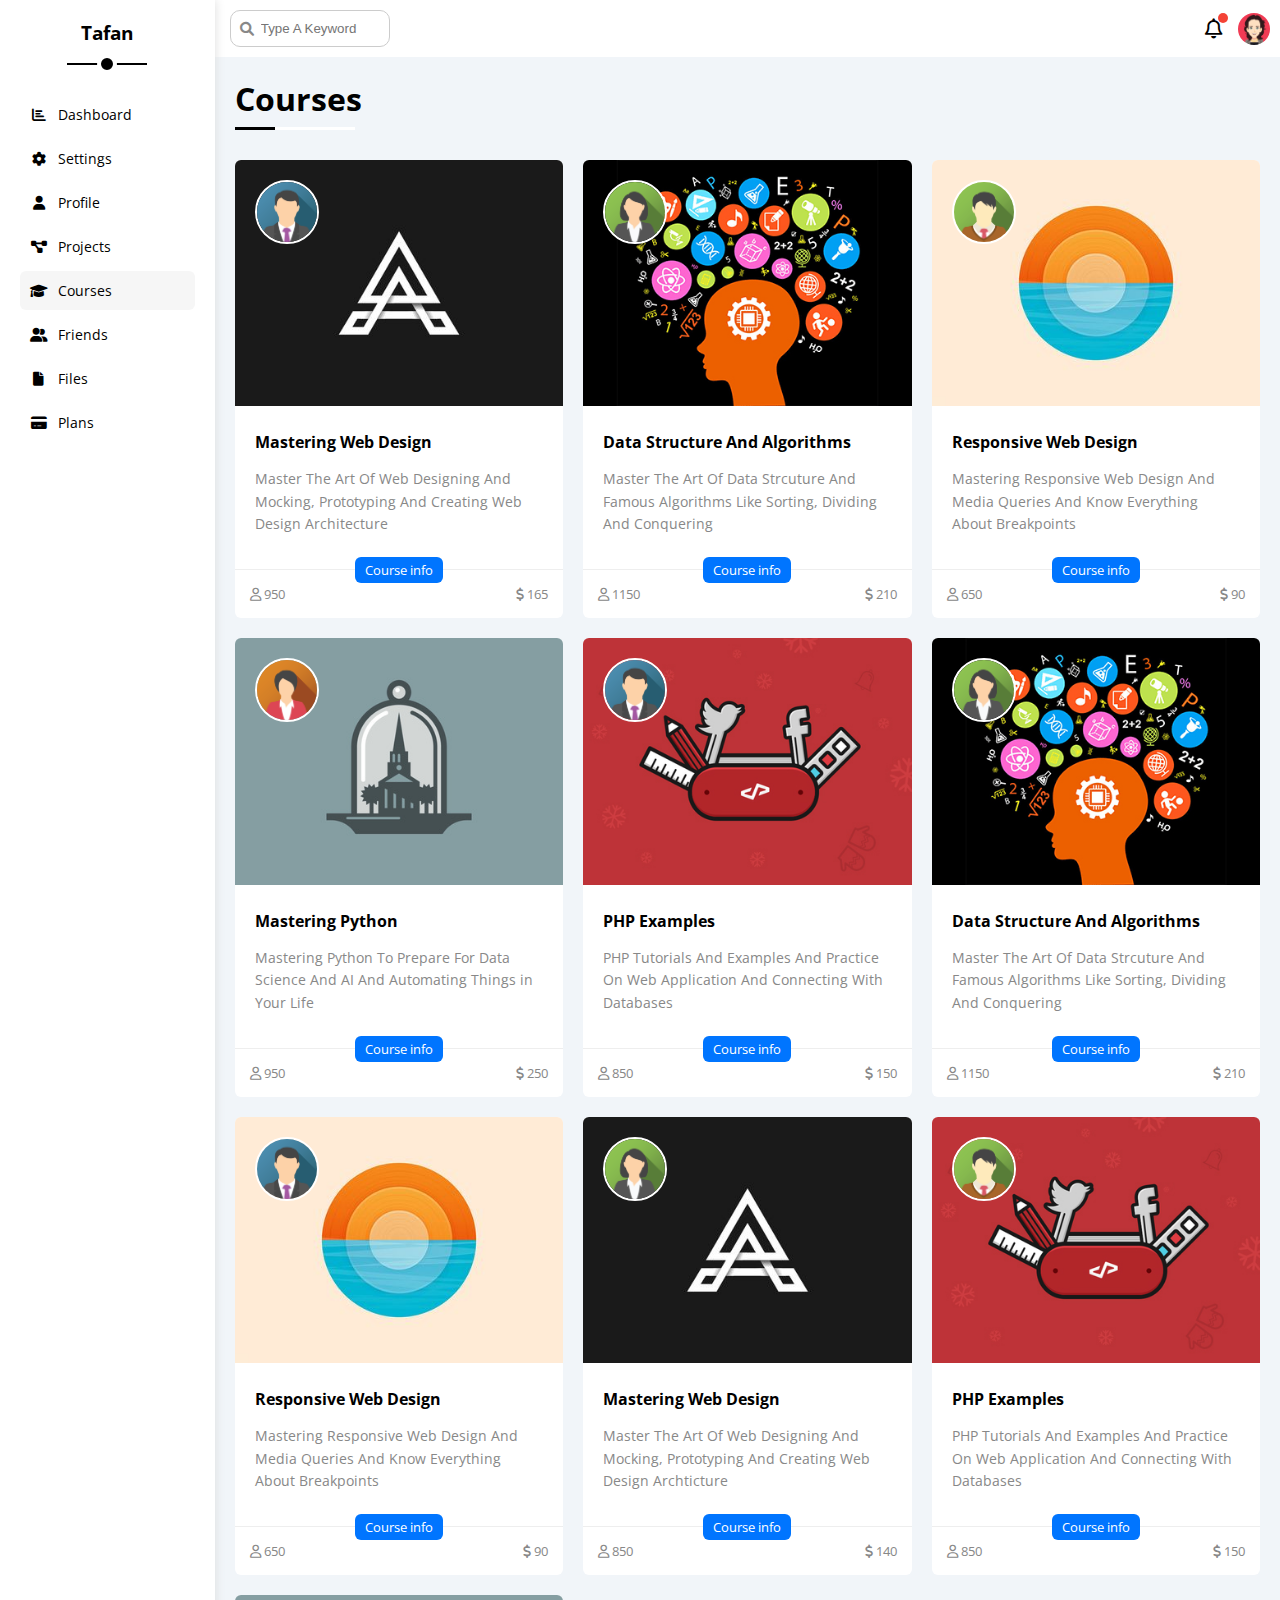
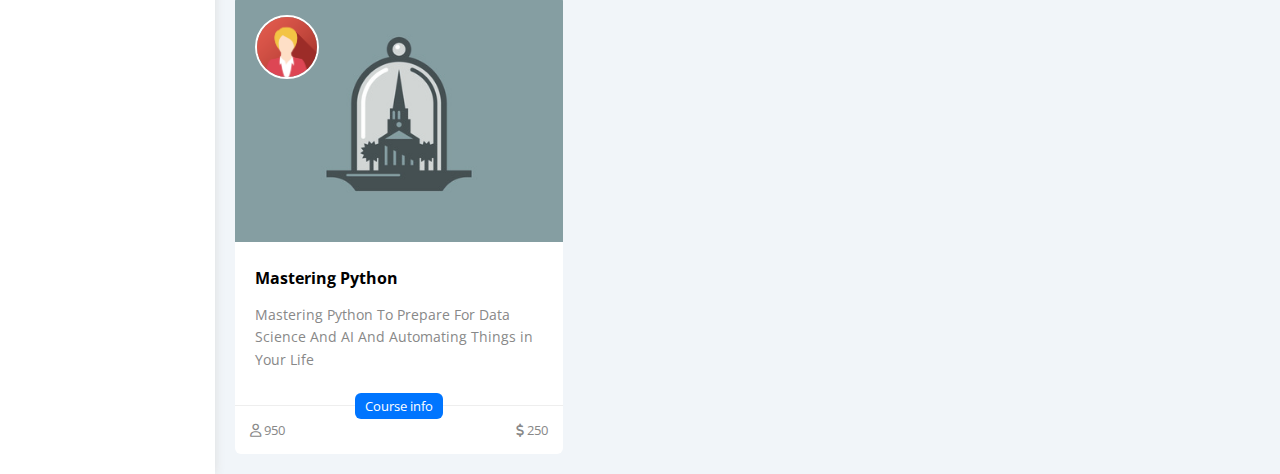
<file: courses.html>
<!DOCTYPE html>
<html lang="en">
  <head>
    <meta charset="UTF-8" />
    <meta http-equiv="X-UA-Compatible" content="IE=edge" />
    <meta name="viewport" content="width=device-width, initial-scale=1.0" />
    <title>Courses</title>
    <link rel="stylesheet" href="CSS/all.min.css" />
    <link rel="stylesheet" href="CSS/framework.css" />
    <link rel="stylesheet" href="CSS/master.css" />
    <link rel="preconnect" href="https://fonts.googleapis.com" />
    <link rel="preconnect" href="https://fonts.gstatic.com" crossorigin />
    <link
      href="https://fonts.googleapis.com/css2?family=Open+Sans:wght@300;400;500;600;700;800&display=swap"
      rel="stylesheet"
    />
  </head>
  <body>
    <!-- <div class="my-div m-20 p-20 bg-white rad-6 text-cen">Our Div</div> -->
    <div class="page d-flex">
      <div class="sidebar bg-white p-20 p-relative">
        <h3 class="p-relative txt-c mt-0">Tafan</h3>
        <ul>
          <li>
            <a
              class="d-flex align-center fs-14 rad-6 c-black p-10"
              href="index.html"
            >
              <i class="fa-solid fa-chart-bar fa-fw"></i>
              <span>Dashboard</span>
            </a>
          </li>
          <li>
            <a
              class="d-flex align-center fs-14 rad-6 c-black p-10"
              href="settings.html"
            >
              <i class="fa-solid fa-gear fa-fw"></i>
              <span>Settings</span>
            </a>
          </li>
          <li>
            <a
              class="d-flex align-center fs-14 rad-6 c-black p-10"
              href="profile.html"
            >
              <i class="fa-solid fa-user fa-fw"></i>
              <span>Profile</span>
            </a>
          </li>
          <li>
            <a
              class="d-flex align-center fs-14 rad-6 c-black p-10"
              href="projects.html"
            >
              <i class="fa-solid fa-diagram-project fa-fw"></i>
              <span>Projects</span>
            </a>
          </li>
          <li>
            <a
              class="active d-flex align-center fs-14 rad-6 c-black p-10"
              href="courses.html"
            >
              <i class="fa-solid fa-graduation-cap fa-fw"></i>
              <span>Courses</span>
            </a>
          </li>
          <li>
            <a
              class="d-flex align-center fs-14 rad-6 c-black p-10"
              href="friends.html"
            >
              <i class="fa-solid fa-user-group fa-fw"></i>
              <span>Friends</span>
            </a>
          </li>
          <li>
            <a
              class="d-flex align-center fs-14 rad-6 c-black p-10"
              href="files.html"
            >
              <i class="fa-solid fa-file fa-fw"></i>
              <span>Files</span>
            </a>
          </li>
          <li>
            <a
              class="d-flex align-center fs-14 rad-6 c-black p-10"
              href="plans.html"
            >
              <i class="fa-solid fa-credit-card fa-fw"></i>
              <span>Plans</span>
            </a>
          </li>
        </ul>
      </div>
      <!-- start content -->
      <div class="content w-full">
        <!-- Start Head -->
        <div class="head bg-white p-10 between-flex">
          <div class="search p-relative">
            <input type="search" class="p-10" placeholder="Type A Keyword" />
          </div>
          <div class="icons d-flex align-center">
            <span class="notification p-relative">
              <i class="fa-regular fa-bell fa-lg"></i>
            </span>
            <img src="imgs/avatar.jpg" alt="" />
          </div>
        </div>
        <!-- End Head -->

        <h1 class="p-relative">Courses</h1>
        <div class="courses-page d-grid m-20 gap-20">
          <div class="course bg-white rad-6 p-relative">
            <img class="cover" src="imgs/course-01.jpg" alt="" />
            <img class="instructor" src="imgs/team-01.png" alt="" />
            <div class="p-20">
              <h4 class="m-0">Mastering Web Design</h4>
              <p class="description c-grey fs-14 mt-15">
                Master The Art Of Web Designing And Mocking, Prototyping And
                Creating Web Design Architecture
              </p>
            </div>
            <div class="info p-15 p-relative between-flex">
              <span class="title bg-blue c-white btn-shape">Course info</span>
              <span class="c-grey">
                <i class="fa-regular fa-user"></i>
                950
              </span>
              <span class="c-grey">
                <i class="fa-solid fa-dollar-sign"></i>
                165
              </span>
            </div>
          </div>

          <div class="course bg-white rad-6 p-relative">
            <img class="cover" src="imgs/course-02.jpg" alt="" />
            <img class="instructor" src="imgs/team-02.png" alt="" />
            <div class="p-20">
              <h4 class="m-0">Data Structure And Algorithms</h4>
              <p class="description c-grey fs-14 mt-15">
                Master The Art Of Data Strcuture And Famous Algorithms Like
                Sorting, Dividing And Conquering
              </p>
            </div>
            <div class="info p-15 p-relative between-flex">
              <span class="title bg-blue c-white btn-shape">Course info</span>
              <span class="c-grey">
                <i class="fa-regular fa-user"></i>
                1150
              </span>
              <span class="c-grey">
                <i class="fa-solid fa-dollar-sign"></i>
                210
              </span>
            </div>
          </div>

          <div class="course bg-white rad-6 p-relative">
            <img class="cover" src="imgs/course-03.jpg" alt="" />
            <img class="instructor" src="imgs/team-03.png" alt="" />
            <div class="p-20">
              <h4 class="m-0">Responsive Web Design</h4>
              <p class="description c-grey fs-14 mt-15">
                Mastering Responsive Web Design And Media Queries And Know
                Everything About Breakpoints
              </p>
            </div>
            <div class="info p-15 p-relative between-flex">
              <span class="title bg-blue c-white btn-shape">Course info</span>
              <span class="c-grey">
                <i class="fa-regular fa-user"></i>
                650
              </span>
              <span class="c-grey">
                <i class="fa-solid fa-dollar-sign"></i>
                90
              </span>
            </div>
          </div>

          <div class="course bg-white rad-6 p-relative">
            <img class="cover" src="imgs/course-04.jpg" alt="" />
            <img class="instructor" src="imgs/team-04.png" alt="" />
            <div class="p-20">
              <h4 class="m-0">Mastering Python</h4>
              <p class="description c-grey fs-14 mt-15">
                Mastering Python To Prepare For Data Science And AI And
                Automating Things in Your Life
              </p>
            </div>
            <div class="info p-15 p-relative between-flex">
              <span class="title bg-blue c-white btn-shape">Course info</span>
              <span class="c-grey">
                <i class="fa-regular fa-user"></i>
                950
              </span>
              <span class="c-grey">
                <i class="fa-solid fa-dollar-sign"></i>
                250
              </span>
            </div>
          </div>

          <div class="course bg-white rad-6 p-relative">
            <img class="cover" src="imgs/course-05.jpg" alt="" />
            <img class="instructor" src="imgs/team-01.png" alt="" />
            <div class="p-20">
              <h4 class="m-0">PHP Examples</h4>
              <p class="description c-grey fs-14 mt-15">
                PHP Tutorials And Examples And Practice On Web Application And
                Connecting With Databases
              </p>
            </div>
            <div class="info p-15 p-relative between-flex">
              <span class="title bg-blue c-white btn-shape">Course info</span>
              <span class="c-grey">
                <i class="fa-regular fa-user"></i>
                850
              </span>
              <span class="c-grey">
                <i class="fa-solid fa-dollar-sign"></i>
                150
              </span>
            </div>
          </div>

          <div class="course bg-white rad-6 p-relative">
            <img class="cover" src="imgs/course-02.jpg" alt="" />
            <img class="instructor" src="imgs/team-02.png" alt="" />
            <div class="p-20">
              <h4 class="m-0">Data Structure And Algorithms</h4>
              <p class="description c-grey fs-14 mt-15">
                Master The Art Of Data Strcuture And Famous Algorithms Like
                Sorting, Dividing And Conquering
              </p>
            </div>
            <div class="info p-15 p-relative between-flex">
              <span class="title bg-blue c-white btn-shape">Course info</span>
              <span class="c-grey">
                <i class="fa-regular fa-user"></i>
                1150
              </span>
              <span class="c-grey">
                <i class="fa-solid fa-dollar-sign"></i>
                210
              </span>
            </div>
          </div>

          <div class="course bg-white rad-6 p-relative">
            <img class="cover" src="imgs/course-03.jpg" alt="" />
            <img class="instructor" src="imgs/team-01.png" alt="" />
            <div class="p-20">
              <h4 class="m-0">Responsive Web Design</h4>
              <p class="description c-grey fs-14 mt-15">
                Mastering Responsive Web Design And Media Queries And Know
                Everything About Breakpoints
              </p>
            </div>
            <div class="info p-15 p-relative between-flex">
              <span class="title bg-blue c-white btn-shape">Course info</span>
              <span class="c-grey">
                <i class="fa-regular fa-user"></i>
                650
              </span>
              <span class="c-grey">
                <i class="fa-solid fa-dollar-sign"></i>
                90
              </span>
            </div>
          </div>

          <div class="course bg-white rad-6 p-relative">
            <img class="cover" src="imgs/course-01.jpg" alt="" />
            <img class="instructor" src="imgs/team-02.png" alt="" />
            <div class="p-20">
              <h4 class="m-0">Mastering Web Design</h4>
              <p class="description c-grey fs-14 mt-15">
                Master The Art Of Web Designing And Mocking, Prototyping And
                Creating Web Design Archticture
              </p>
            </div>
            <div class="info p-15 p-relative between-flex">
              <span class="title bg-blue c-white btn-shape">Course info</span>
              <span class="c-grey">
                <i class="fa-regular fa-user"></i>
                850
              </span>
              <span class="c-grey">
                <i class="fa-solid fa-dollar-sign"></i>
                140
              </span>
            </div>
          </div>

          <div class="course bg-white rad-6 p-relative">
            <img class="cover" src="imgs/course-05.jpg" alt="" />
            <img class="instructor" src="imgs/team-03.png" alt="" />
            <div class="p-20">
              <h4 class="m-0">PHP Examples</h4>
              <p class="description c-grey fs-14 mt-15">
                PHP Tutorials And Examples And Practice On Web Application And
                Connecting With Databases
              </p>
            </div>
            <div class="info p-15 p-relative between-flex">
              <span class="title bg-blue c-white btn-shape">Course info</span>
              <span class="c-grey">
                <i class="fa-regular fa-user"></i>
                850
              </span>
              <span class="c-grey">
                <i class="fa-solid fa-dollar-sign"></i>
                150
              </span>
            </div>
          </div>

          <div class="course bg-white rad-6 p-relative">
            <img class="cover" src="imgs/course-04.jpg" alt="" />
            <img class="instructor" src="imgs/team-05.png" alt="" />
            <div class="p-20">
              <h4 class="m-0">Mastering Python</h4>
              <p class="description c-grey fs-14 mt-15">
                Mastering Python To Prepare For Data Science And AI And
                Automating Things in Your Life
              </p>
            </div>
            <div class="info p-15 p-relative between-flex">
              <span class="title bg-blue c-white btn-shape">Course info</span>
              <span class="c-grey">
                <i class="fa-regular fa-user"></i>
                950
              </span>
              <span class="c-grey">
                <i class="fa-solid fa-dollar-sign"></i>
                250
              </span>
            </div>
          </div>
        </div>
      </div>
    </div>
  </body>
</html>
</file>
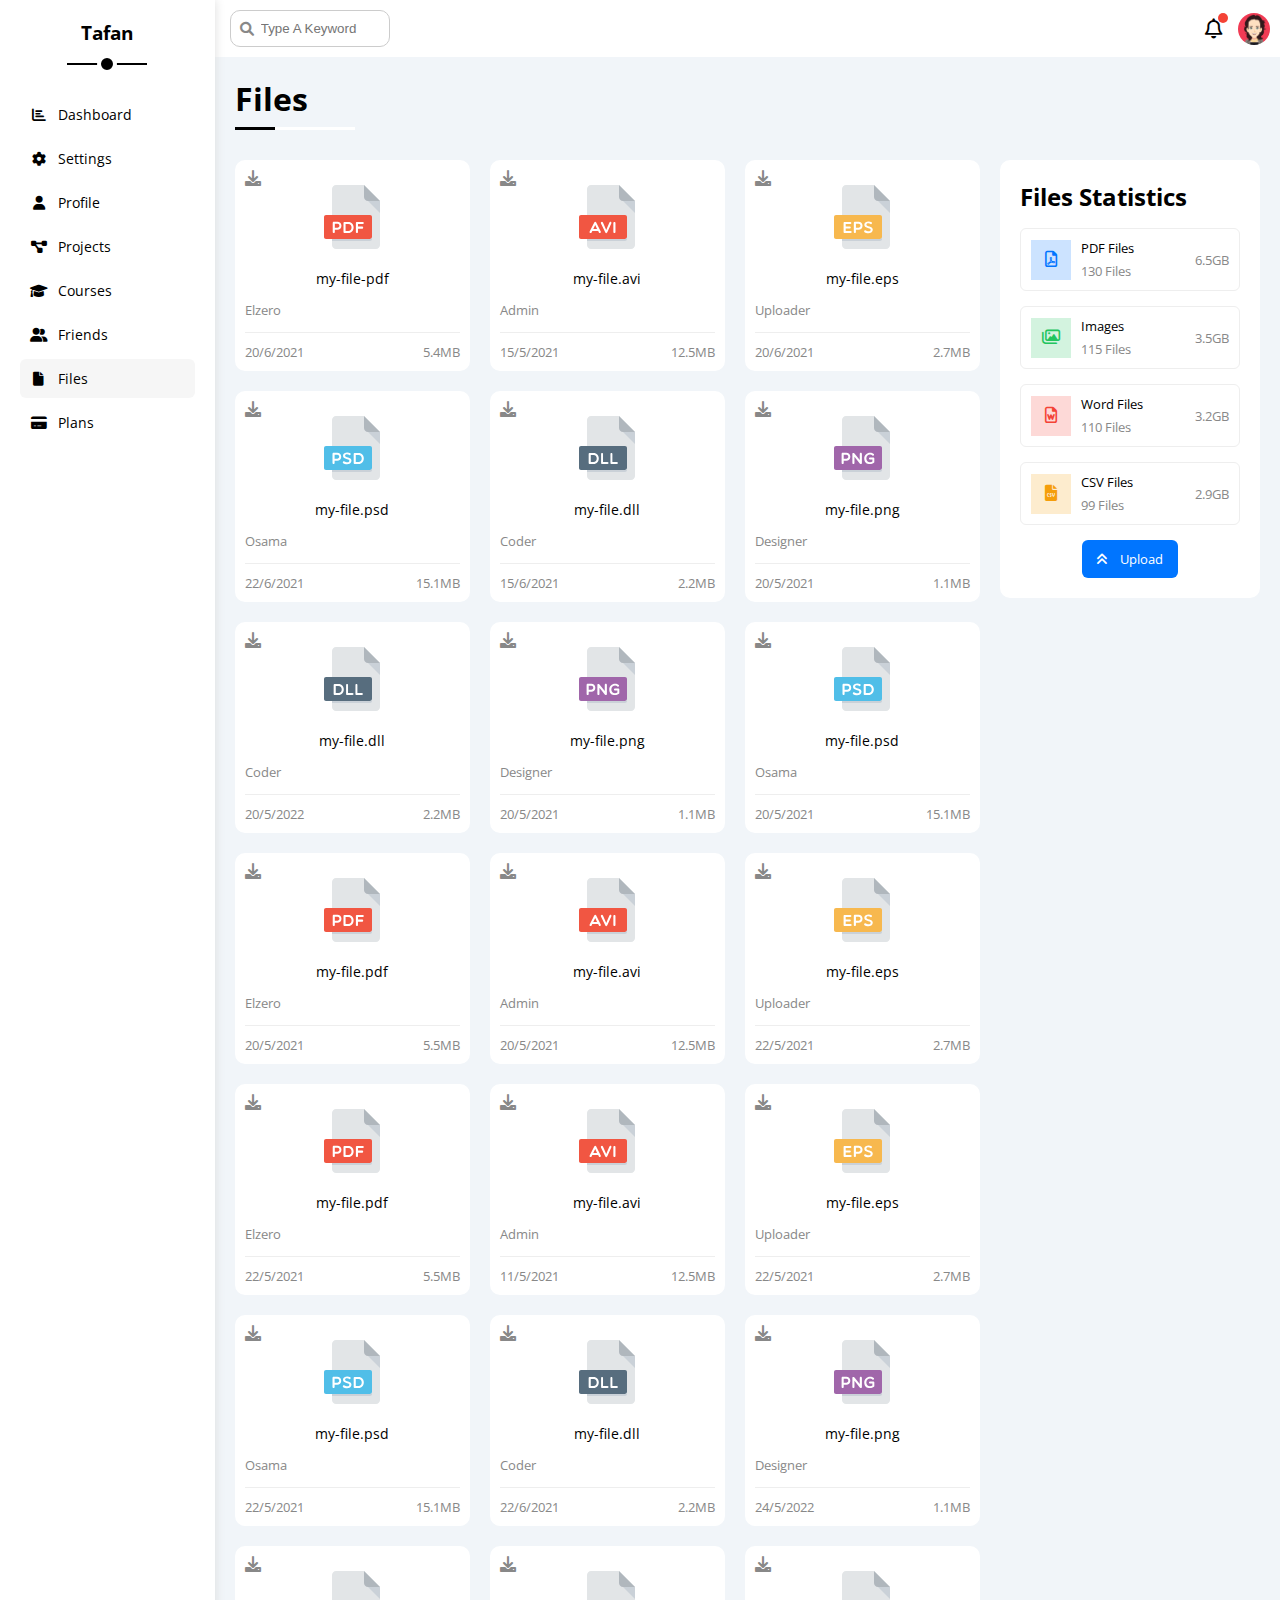
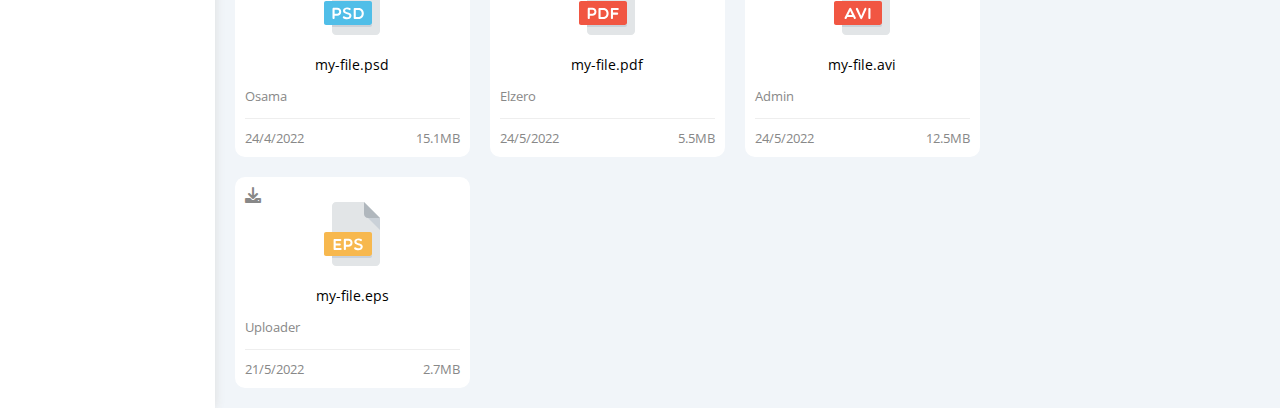
<file: files.html>
<!DOCTYPE html>
<html lang="en">
  <head>
    <meta charset="UTF-8" />
    <meta http-equiv="X-UA-Compatible" content="IE=edge" />
    <meta name="viewport" content="width=device-width, initial-scale=1.0" />
    <title>Files</title>
    <link rel="stylesheet" href="CSS/all.min.css" />
    <link rel="stylesheet" href="CSS/framework.css" />
    <link rel="stylesheet" href="CSS/master.css" />
    <link rel="preconnect" href="https://fonts.googleapis.com" />
    <link rel="preconnect" href="https://fonts.gstatic.com" crossorigin />
    <link
      href="https://fonts.googleapis.com/css2?family=Open+Sans:wght@300;400;500;600;700;800&display=swap"
      rel="stylesheet"
    />
  </head>
  <body>
    <!-- <div class="my-div m-20 p-20 bg-white rad-6 text-cen">Our Div</div> -->
    <div class="page d-flex">
      <div class="sidebar bg-white p-20 p-relative">
        <h3 class="p-relative txt-c mt-0">Tafan</h3>
        <ul>
          <li>
            <a
              class="d-flex align-center fs-14 rad-6 c-black p-10"
              href="index.html"
            >
              <i class="fa-solid fa-chart-bar fa-fw"></i>
              <span>Dashboard</span>
            </a>
          </li>
          <li>
            <a
              class="d-flex align-center fs-14 rad-6 c-black p-10"
              href="settings.html"
            >
              <i class="fa-solid fa-gear fa-fw"></i>
              <span>Settings</span>
            </a>
          </li>
          <li>
            <a
              class="d-flex align-center fs-14 rad-6 c-black p-10"
              href="profile.html"
            >
              <i class="fa-solid fa-user fa-fw"></i>
              <span>Profile</span>
            </a>
          </li>
          <li>
            <a
              class="d-flex align-center fs-14 rad-6 c-black p-10"
              href="projects.html"
            >
              <i class="fa-solid fa-diagram-project fa-fw"></i>
              <span>Projects</span>
            </a>
          </li>
          <li>
            <a
              class="d-flex align-center fs-14 rad-6 c-black p-10"
              href="courses.html"
            >
              <i class="fa-solid fa-graduation-cap fa-fw"></i>
              <span>Courses</span>
            </a>
          </li>
          <li>
            <a
              class="d-flex align-center fs-14 rad-6 c-black p-10"
              href="friends.html"
            >
              <i class="fa-solid fa-user-group fa-fw"></i>
              <span>Friends</span>
            </a>
          </li>
          <li>
            <a
              class="active d-flex align-center fs-14 rad-6 c-black p-10"
              href="files.html"
            >
              <i class="fa-solid fa-file fa-fw"></i>
              <span>Files</span>
            </a>
          </li>
          <li>
            <a
              class="d-flex align-center fs-14 rad-6 c-black p-10"
              href="plans.html"
            >
              <i class="fa-solid fa-credit-card fa-fw"></i>
              <span>Plans</span>
            </a>
          </li>
        </ul>
      </div>
      <!-- start content -->
      <div class="content w-full">
        <!-- Start Head -->
        <div class="head bg-white p-10 between-flex">
          <div class="search p-relative">
            <input type="search" class="p-10" placeholder="Type A Keyword" />
          </div>
          <div class="icons d-flex align-center">
            <span class="notification p-relative">
              <i class="fa-regular fa-bell fa-lg"></i>
            </span>
            <img src="imgs/avatar.jpg" alt="" />
          </div>
        </div>
        <!-- End Head -->

        <h1 class="p-relative">Files</h1>
        <div class="files-page d-flex m-20 gap-20">
          <div class="files-stats bg-white rad-10 p-20">
            <h2 class="mt-0 mb-15 txt-c-mobile">Files Statistics</h2>

            <div class="d-flex align-center border-eee p-10 rad-6 mb-15 fs-13">
              <i
                class="fa-regular fa-file-pdf fa-lg blue center-flex c-blue icon"
              ></i>
              <div class="info">
                <span>PDF Files</span>
                <span class="d-block c-grey mt-5">130 Files</span>
              </div>
              <div class="size c-grey">6.5GB</div>
            </div>

            <div class="d-flex align-center border-eee p-10 rad-6 mb-15 fs-13">
              <i
                class="fa-regular fa-images fa-lg green center-flex c-green icon"
              ></i>
              <div class="info">
                <span>Images</span>
                <span class="d-block c-grey mt-5">115 Files</span>
              </div>
              <div class="size c-grey">3.5GB</div>
            </div>

            <div class="d-flex align-center border-eee p-10 rad-6 mb-15 fs-13">
              <i
                class="fa-regular fa-file-word fa-lg red center-flex c-red icon"
              ></i>
              <div class="info">
                <span>Word Files</span>
                <span class="d-block c-grey mt-5">110 Files</span>
              </div>
              <div class="size c-grey">3.2GB</div>
            </div>

            <div class="d-flex align-center border-eee p-10 rad-6 mb-15 fs-13">
              <i
                class="fa-solid fa-file-csv fa-lg orange center-flex c-orange icon"
              ></i>
              <div class="info">
                <span>CSV Files</span>
                <span class="d-block c-grey mt-5">99 Files</span>
              </div>
              <div class="size c-grey">2.9GB</div>
            </div>
            <a
              class="upload bg-blue c-white fs-13 rad-6 d-block w-fit"
              href="#"
            >
              <i class="fa-solid fa-angles-up mr-10"></i>
              Upload
            </a>
          </div>

          <div class="files-content d-grid gap-20">
            <div class="file bg-white p-10 rad-10">
              <i class="fa-solid fa-download c-grey p-absolute"></i>
              <div class="icon txt-c">
                <img class="mt-15 mb-15" src="imgs/pdf.svg" alt="" />
              </div>
              <div class="txt-c mb-10 fs-14">my-file-pdf</div>
              <p class="c-grey fs-13">Elzero</p>
              <div class="info between-flex mt-10 pt-10 fs-13 c-grey">
                <span>20/6/2021</span>
                <span>5.4MB</span>
              </div>
            </div>

            <div class="file bg-white p-10 rad-10">
              <i class="fa-solid fa-download c-grey p-absolute"></i>
              <div class="icon txt-c">
                <img class="mt-15 mb-15" src="imgs/avi.svg" alt="" />
              </div>
              <div class="txt-c mb-10 fs-14">my-file.avi</div>
              <p class="c-grey fs-13">Admin</p>
              <div class="info between-flex mt-10 pt-10 fs-13 c-grey">
                <span>15/5/2021</span>
                <span>12.5MB</span>
              </div>
            </div>

            <div class="file bg-white p-10 rad-10">
              <i class="fa-solid fa-download c-grey p-absolute"></i>
              <div class="icon txt-c">
                <img class="mt-15 mb-15" src="imgs/eps.svg" alt="" />
              </div>
              <div class="txt-c mb-10 fs-14">my-file.eps</div>
              <p class="c-grey fs-13">Uploader</p>
              <div class="info between-flex mt-10 pt-10 fs-13 c-grey">
                <span>20/6/2021</span>
                <span>2.7MB </span>
              </div>
            </div>

            <div class="file bg-white p-10 rad-10">
              <i class="fa-solid fa-download c-grey p-absolute"></i>
              <div class="icon txt-c">
                <img class="mt-15 mb-15" src="imgs/psd.svg" alt="" />
              </div>
              <div class="txt-c mb-10 fs-14">my-file.psd</div>
              <p class="c-grey fs-13">Osama</p>
              <div class="info between-flex mt-10 pt-10 fs-13 c-grey">
                <span>22/6/2021</span>
                <span>15.1MB</span>
              </div>
            </div>

            <div class="file bg-white p-10 rad-10">
              <i class="fa-solid fa-download c-grey p-absolute"></i>
              <div class="icon txt-c">
                <img class="mt-15 mb-15" src="imgs/dll.svg" alt="" />
              </div>
              <div class="txt-c mb-10 fs-14">my-file.dll</div>
              <p class="c-grey fs-13">Coder</p>
              <div class="info between-flex mt-10 pt-10 fs-13 c-grey">
                <span>15/6/2021</span>
                <span>2.2MB</span>
              </div>
            </div>

            <div class="file bg-white p-10 rad-10">
              <i class="fa-solid fa-download c-grey p-absolute"></i>
              <div class="icon txt-c">
                <img class="mt-15 mb-15" src="imgs/png.svg" alt="" />
              </div>
              <div class="txt-c mb-10 fs-14">my-file.png</div>
              <p class="c-grey fs-13">Designer</p>
              <div class="info between-flex mt-10 pt-10 fs-13 c-grey">
                <span>20/5/2021</span>
                <span>1.1MB</span>
              </div>
            </div>

            <div class="file bg-white p-10 rad-10">
              <i class="fa-solid fa-download c-grey p-absolute"></i>
              <div class="icon txt-c">
                <img class="mt-15 mb-15" src="imgs/dll.svg" alt="" />
              </div>
              <div class="txt-c mb-10 fs-14">my-file.dll</div>
              <p class="c-grey fs-13">Coder</p>
              <div class="info between-flex mt-10 pt-10 fs-13 c-grey">
                <span>20/5/2022</span>
                <span>2.2MB</span>
              </div>
            </div>

            <div class="file bg-white p-10 rad-10">
              <i class="fa-solid fa-download c-grey p-absolute"></i>
              <div class="icon txt-c">
                <img class="mt-15 mb-15" src="imgs/png.svg" alt="" />
              </div>
              <div class="txt-c mb-10 fs-14">my-file.png</div>
              <p class="c-grey fs-13">Designer</p>
              <div class="info between-flex mt-10 pt-10 fs-13 c-grey">
                <span>20/5/2021</span>
                <span>1.1MB</span>
              </div>
            </div>

            <div class="file bg-white p-10 rad-10">
              <i class="fa-solid fa-download c-grey p-absolute"></i>
              <div class="icon txt-c">
                <img class="mt-15 mb-15" src="imgs/psd.svg" alt="" />
              </div>
              <div class="txt-c mb-10 fs-14">my-file.psd</div>
              <p class="c-grey fs-13">Osama</p>
              <div class="info between-flex mt-10 pt-10 fs-13 c-grey">
                <span>20/5/2021</span>
                <span>15.1MB </span>
              </div>
            </div>

            <div class="file bg-white p-10 rad-10">
              <i class="fa-solid fa-download c-grey p-absolute"></i>
              <div class="icon txt-c">
                <img class="mt-15 mb-15" src="imgs/pdf.svg" alt="" />
              </div>
              <div class="txt-c mb-10 fs-14">my-file.pdf</div>
              <p class="c-grey fs-13">Elzero</p>
              <div class="info between-flex mt-10 pt-10 fs-13 c-grey">
                <span>20/5/2021</span>
                <span>5.5MB</span>
              </div>
            </div>

            <div class="file bg-white p-10 rad-10">
              <i class="fa-solid fa-download c-grey p-absolute"></i>
              <div class="icon txt-c">
                <img class="mt-15 mb-15" src="imgs/avi.svg" alt="" />
              </div>
              <div class="txt-c mb-10 fs-14">my-file.avi</div>
              <p class="c-grey fs-13">Admin</p>
              <div class="info between-flex mt-10 pt-10 fs-13 c-grey">
                <span>20/5/2021</span>
                <span>12.5MB</span>
              </div>
            </div>

            <div class="file bg-white p-10 rad-10">
              <i class="fa-solid fa-download c-grey p-absolute"></i>
              <div class="icon txt-c">
                <img class="mt-15 mb-15" src="imgs/eps.svg" alt="" />
              </div>
              <div class="txt-c mb-10 fs-14">my-file.eps</div>
              <p class="c-grey fs-13">Uploader</p>
              <div class="info between-flex mt-10 pt-10 fs-13 c-grey">
                <span>22/5/2021</span>
                <span>2.7MB</span>
              </div>
            </div>

            <div class="file bg-white p-10 rad-10">
              <i class="fa-solid fa-download c-grey p-absolute"></i>
              <div class="icon txt-c">
                <img class="mt-15 mb-15" src="imgs/pdf.svg" alt="" />
              </div>
              <div class="txt-c mb-10 fs-14">my-file.pdf</div>
              <p class="c-grey fs-13">Elzero</p>
              <div class="info between-flex mt-10 pt-10 fs-13 c-grey">
                <span>22/5/2021</span>
                <span>5.5MB</span>
              </div>
            </div>

            <div class="file bg-white p-10 rad-10">
              <i class="fa-solid fa-download c-grey p-absolute"></i>
              <div class="icon txt-c">
                <img class="mt-15 mb-15" src="imgs/avi.svg" alt="" />
              </div>
              <div class="txt-c mb-10 fs-14">my-file.avi</div>
              <p class="c-grey fs-13">Admin</p>
              <div class="info between-flex mt-10 pt-10 fs-13 c-grey">
                <span>11/5/2021</span>
                <span>12.5MB</span>
              </div>
            </div>

            <div class="file bg-white p-10 rad-10">
              <i class="fa-solid fa-download c-grey p-absolute"></i>
              <div class="icon txt-c">
                <img class="mt-15 mb-15" src="imgs/eps.svg" alt="" />
              </div>
              <div class="txt-c mb-10 fs-14">my-file.eps</div>
              <p class="c-grey fs-13">Uploader</p>
              <div class="info between-flex mt-10 pt-10 fs-13 c-grey">
                <span>22/5/2021</span>
                <span>2.7MB</span>
              </div>
            </div>

            <div class="file bg-white p-10 rad-10">
              <i class="fa-solid fa-download c-grey p-absolute"></i>
              <div class="icon txt-c">
                <img class="mt-15 mb-15" src="imgs/psd.svg" alt="" />
              </div>
              <div class="txt-c mb-10 fs-14">my-file.psd</div>
              <p class="c-grey fs-13">Osama</p>
              <div class="info between-flex mt-10 pt-10 fs-13 c-grey">
                <span>22/5/2021</span>
                <span>15.1MB</span>
              </div>
            </div>

            <div class="file bg-white p-10 rad-10">
              <i class="fa-solid fa-download c-grey p-absolute"></i>
              <div class="icon txt-c">
                <img class="mt-15 mb-15" src="imgs/dll.svg" alt="" />
              </div>
              <div class="txt-c mb-10 fs-14">my-file.dll</div>
              <p class="c-grey fs-13">Coder</p>
              <div class="info between-flex mt-10 pt-10 fs-13 c-grey">
                <span>22/6/2021</span>
                <span>2.2MB</span>
              </div>
            </div>

            <div class="file bg-white p-10 rad-10">
              <i class="fa-solid fa-download c-grey p-absolute"></i>
              <div class="icon txt-c">
                <img class="mt-15 mb-15" src="imgs/png.svg" alt="" />
              </div>
              <div class="txt-c mb-10 fs-14">my-file.png</div>
              <p class="c-grey fs-13">Designer</p>
              <div class="info between-flex mt-10 pt-10 fs-13 c-grey">
                <span>24/5/2022</span>
                <span>1.1MB</span>
              </div>
            </div>

            <div class="file bg-white p-10 rad-10">
              <i class="fa-solid fa-download c-grey p-absolute"></i>
              <div class="icon txt-c">
                <img class="mt-15 mb-15" src="imgs/psd.svg" alt="" />
              </div>
              <div class="txt-c mb-10 fs-14">my-file.psd</div>
              <p class="c-grey fs-13">Osama</p>
              <div class="info between-flex mt-10 pt-10 fs-13 c-grey">
                <span>24/4/2022</span>
                <span>15.1MB</span>
              </div>
            </div>

            <div class="file bg-white p-10 rad-10">
              <i class="fa-solid fa-download c-grey p-absolute"></i>
              <div class="icon txt-c">
                <img class="mt-15 mb-15" src="imgs/pdf.svg" alt="" />
              </div>
              <div class="txt-c mb-10 fs-14">my-file.pdf</div>
              <p class="c-grey fs-13">Elzero</p>
              <div class="info between-flex mt-10 pt-10 fs-13 c-grey">
                <span>24/5/2022</span>
                <span>5.5MB</span>
              </div>
            </div>

            <div class="file bg-white p-10 rad-10">
              <i class="fa-solid fa-download c-grey p-absolute"></i>
              <div class="icon txt-c">
                <img class="mt-15 mb-15" src="imgs/avi.svg" alt="" />
              </div>
              <div class="txt-c mb-10 fs-14">my-file.avi</div>
              <p class="c-grey fs-13">Admin</p>
              <div class="info between-flex mt-10 pt-10 fs-13 c-grey">
                <span>24/5/2022</span>
                <span>12.5MB</span>
              </div>
            </div>

            <div class="file bg-white p-10 rad-10">
              <i class="fa-solid fa-download c-grey p-absolute"></i>
              <div class="icon txt-c">
                <img class="mt-15 mb-15" src="imgs/eps.svg" alt="" />
              </div>
              <div class="txt-c mb-10 fs-14">my-file.eps</div>
              <p class="c-grey fs-13">Uploader</p>
              <div class="info between-flex mt-10 pt-10 fs-13 c-grey">
                <span>21/5/2022</span>
                <span>2.7MB</span>
              </div>
            </div>
          </div>
        </div>
      </div>
    </div>
  </body>
</html>
</file>
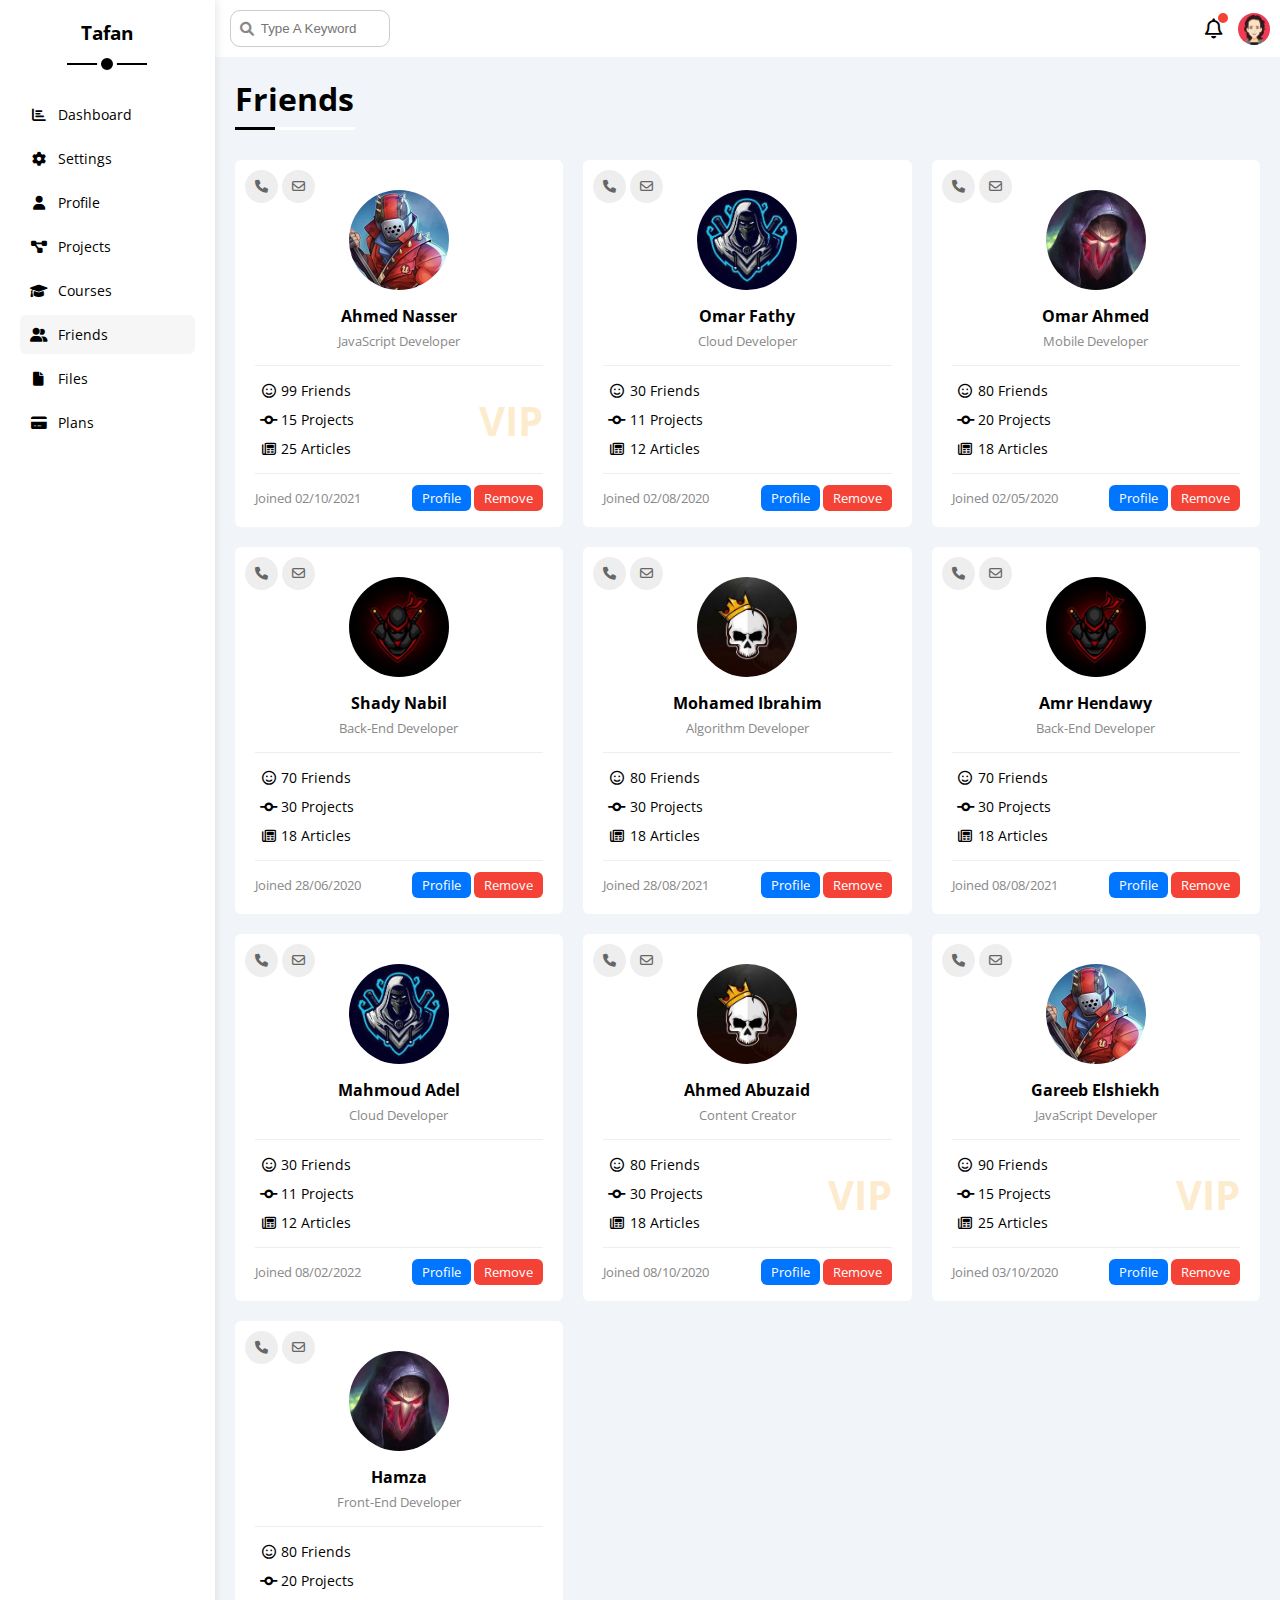
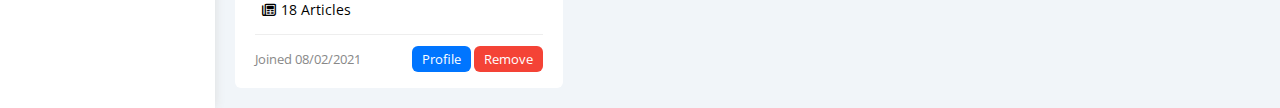
<file: friends.html>
<!DOCTYPE html>
<html lang="en">
  <head>
    <meta charset="UTF-8" />
    <meta http-equiv="X-UA-Compatible" content="IE=edge" />
    <meta name="viewport" content="width=device-width, initial-scale=1.0" />
    <title>Friends</title>
    <link rel="stylesheet" href="CSS/all.min.css" />
    <link rel="stylesheet" href="CSS/framework.css" />
    <link rel="stylesheet" href="CSS/master.css" />
    <link rel="preconnect" href="https://fonts.googleapis.com" />
    <link rel="preconnect" href="https://fonts.gstatic.com" crossorigin />
    <link
      href="https://fonts.googleapis.com/css2?family=Open+Sans:wght@300;400;500;600;700;800&display=swap"
      rel="stylesheet"
    />
  </head>
  <body>
    <!-- <div class="my-div m-20 p-20 bg-white rad-6 text-cen">Our Div</div> -->
    <div class="page d-flex">
      <div class="sidebar bg-white p-20 p-relative">
        <h3 class="p-relative txt-c mt-0">Tafan</h3>
        <ul>
          <li>
            <a
              class="d-flex align-center fs-14 rad-6 c-black p-10"
              href="index.html"
            >
              <i class="fa-solid fa-chart-bar fa-fw"></i>
              <span>Dashboard</span>
            </a>
          </li>
          <li>
            <a
              class="d-flex align-center fs-14 rad-6 c-black p-10"
              href="settings.html"
            >
              <i class="fa-solid fa-gear fa-fw"></i>
              <span>Settings</span>
            </a>
          </li>
          <li>
            <a
              class="d-flex align-center fs-14 rad-6 c-black p-10"
              href="profile.html"
            >
              <i class="fa-solid fa-user fa-fw"></i>
              <span>Profile</span>
            </a>
          </li>
          <li>
            <a
              class="d-flex align-center fs-14 rad-6 c-black p-10"
              href="projects.html"
            >
              <i class="fa-solid fa-diagram-project fa-fw"></i>
              <span>Projects</span>
            </a>
          </li>
          <li>
            <a
              class="d-flex align-center fs-14 rad-6 c-black p-10"
              href="courses.html"
            >
              <i class="fa-solid fa-graduation-cap fa-fw"></i>
              <span>Courses</span>
            </a>
          </li>
          <li>
            <a
              class="active d-flex align-center fs-14 rad-6 c-black p-10"
              href="friends.html"
            >
              <i class="fa-solid fa-user-group fa-fw"></i>
              <span>Friends</span>
            </a>
          </li>
          <li>
            <a
              class="d-flex align-center fs-14 rad-6 c-black p-10"
              href="files.html"
            >
              <i class="fa-solid fa-file fa-fw"></i>
              <span>Files</span>
            </a>
          </li>
          <li>
            <a
              class="d-flex align-center fs-14 rad-6 c-black p-10"
              href="plans.html"
            >
              <i class="fa-solid fa-credit-card fa-fw"></i>
              <span>Plans</span>
            </a>
          </li>
        </ul>
      </div>
      <!-- start content -->
      <div class="content w-full">
        <!-- Start Head -->
        <div class="head bg-white p-10 between-flex">
          <div class="search p-relative">
            <input type="search" class="p-10" placeholder="Type A Keyword" />
          </div>
          <div class="icons d-flex align-center">
            <span class="notification p-relative">
              <i class="fa-regular fa-bell fa-lg"></i>
            </span>
            <img src="imgs/avatar.jpg" alt="" />
          </div>
        </div>
        <!-- End Head -->

        <h1 class="p-relative">Friends</h1>
        <div class="friends-page d-grid m-20 gap-20">
          <div class="friend bg-white p-20 rad-6 p-relative">
            <div class="contact">
              <i class="fa-solid fa-phone"></i>
              <i class="fa-regular fa-envelope"></i>
            </div>
            <div class="txt-c">
              <img
                class="rad-half w-100 h-100 mb-10 mt-10"
                src="imgs/friend-01.jpg"
                alt=""
              />
              <h4 class="m-0">Ahmed Nasser</h4>
              <p class="c-grey fs-13 mt-5 mb-0">JavaScript Developer</p>
            </div>
            <div class="icons fs-14 p-relative">
              <div class="mb-10">
                <i class="fa-regular fa-face-smile fa-fw"></i>
                <span>99 Friends</span>
              </div>
              <div class="mb-10">
                <i class="fa-solid fa-code-commit fa-fw"></i>
                <span>15 Projects</span>
              </div>
              <div>
                <i class="fa-regular fa-newspaper fa-fw"></i>
                <span>25 Articles</span>
              </div>
              <span class="vip c-orange fw-bold">VIP</span>
            </div>
            <div class="info between-flex fs-13">
              <span class="c-grey">Joined 02/10/2021</span>
              <div>
                <a class="bg-blue c-white btn-shape" href="profile.html"
                  >Profile</a
                >
                <a class="bg-red c-white btn-shape" href="#">Remove</a>
              </div>
            </div>
          </div>

          <div class="friend bg-white p-20 rad-6 p-relative">
            <div class="contact">
              <i class="fa-solid fa-phone"></i>
              <i class="fa-regular fa-envelope"></i>
            </div>
            <div class="txt-c">
              <img
                class="rad-half w-100 h-100 mb-10 mt-10"
                src="imgs/friend-02.jpg"
                alt=""
              />
              <h4 class="m-0">Omar Fathy</h4>
              <p class="c-grey fs-13 mt-5 mb-0">Cloud Developer</p>
            </div>
            <div class="icons fs-14 p-relative">
              <div class="mb-10">
                <i class="fa-regular fa-face-smile fa-fw"></i>
                <span>30 Friends</span>
              </div>
              <div class="mb-10">
                <i class="fa-solid fa-code-commit fa-fw"></i>
                <span>11 Projects</span>
              </div>
              <div>
                <i class="fa-regular fa-newspaper fa-fw"></i>
                <span>12 Articles</span>
              </div>
            </div>
            <div class="info between-flex fs-13">
              <span class="c-grey">Joined 02/08/2020</span>
              <div>
                <a class="bg-blue c-white btn-shape" href="profile.html"
                  >Profile</a
                >
                <a class="bg-red c-white btn-shape" href="#">Remove</a>
              </div>
            </div>
          </div>

          <div class="friend bg-white p-20 rad-6 p-relative">
            <div class="contact">
              <i class="fa-solid fa-phone"></i>
              <i class="fa-regular fa-envelope"></i>
            </div>
            <div class="txt-c">
              <img
                class="rad-half w-100 h-100 mb-10 mt-10"
                src="imgs/friend-03.jpg"
                alt=""
              />
              <h4 class="m-0">Omar Ahmed</h4>
              <p class="c-grey fs-13 mt-5 mb-0">Mobile Developer</p>
            </div>
            <div class="icons fs-14 p-relative">
              <div class="mb-10">
                <i class="fa-regular fa-face-smile fa-fw"></i>
                <span>80 Friends</span>
              </div>
              <div class="mb-10">
                <i class="fa-solid fa-code-commit fa-fw"></i>
                <span>20 Projects</span>
              </div>
              <div>
                <i class="fa-regular fa-newspaper fa-fw"></i>
                <span>18 Articles</span>
              </div>
            </div>
            <div class="info between-flex fs-13">
              <span class="c-grey">Joined 02/05/2020</span>
              <div>
                <a class="bg-blue c-white btn-shape" href="profile.html"
                  >Profile</a
                >
                <a class="bg-red c-white btn-shape" href="#">Remove</a>
              </div>
            </div>
          </div>

          <div class="friend bg-white p-20 rad-6 p-relative">
            <div class="contact">
              <i class="fa-solid fa-phone"></i>
              <i class="fa-regular fa-envelope"></i>
            </div>
            <div class="txt-c">
              <img
                class="rad-half w-100 h-100 mb-10 mt-10"
                src="imgs/friend-04.jpg"
                alt=""
              />
              <h4 class="m-0">Shady Nabil</h4>
              <p class="c-grey fs-13 mt-5 mb-0">Back-End Developer</p>
            </div>
            <div class="icons fs-14 p-relative">
              <div class="mb-10">
                <i class="fa-regular fa-face-smile fa-fw"></i>
                <span>70 Friends</span>
              </div>
              <div class="mb-10">
                <i class="fa-solid fa-code-commit fa-fw"></i>
                <span>30 Projects</span>
              </div>
              <div>
                <i class="fa-regular fa-newspaper fa-fw"></i>
                <span>18 Articles</span>
              </div>
            </div>
            <div class="info between-flex fs-13">
              <span class="c-grey">Joined 28/06/2020</span>
              <div>
                <a class="bg-blue c-white btn-shape" href="profile.html"
                  >Profile</a
                >
                <a class="bg-red c-white btn-shape" href="#">Remove</a>
              </div>
            </div>
          </div>

          <div class="friend bg-white p-20 rad-6 p-relative">
            <div class="contact">
              <i class="fa-solid fa-phone"></i>
              <i class="fa-regular fa-envelope"></i>
            </div>
            <div class="txt-c">
              <img
                class="rad-half w-100 h-100 mb-10 mt-10"
                src="imgs/friend-05.jpg"
                alt=""
              />
              <h4 class="m-0">Mohamed Ibrahim</h4>
              <p class="c-grey fs-13 mt-5 mb-0">Algorithm Developer</p>
            </div>
            <div class="icons fs-14 p-relative">
              <div class="mb-10">
                <i class="fa-regular fa-face-smile fa-fw"></i>
                <span>80 Friends</span>
              </div>
              <div class="mb-10">
                <i class="fa-solid fa-code-commit fa-fw"></i>
                <span>30 Projects</span>
              </div>
              <div>
                <i class="fa-regular fa-newspaper fa-fw"></i>
                <span>18 Articles</span>
              </div>
            </div>
            <div class="info between-flex fs-13">
              <span class="c-grey">Joined 28/08/2021</span>
              <div>
                <a class="bg-blue c-white btn-shape" href="profile.html"
                  >Profile</a
                >
                <a class="bg-red c-white btn-shape" href="#">Remove</a>
              </div>
            </div>
          </div>

          <div class="friend bg-white p-20 rad-6 p-relative">
            <div class="contact">
              <i class="fa-solid fa-phone"></i>
              <i class="fa-regular fa-envelope"></i>
            </div>
            <div class="txt-c">
              <img
                class="rad-half w-100 h-100 mb-10 mt-10"
                src="imgs/friend-04.jpg"
                alt=""
              />
              <h4 class="m-0">Amr Hendawy</h4>
              <p class="c-grey fs-13 mt-5 mb-0">Back-End Developer</p>
            </div>
            <div class="icons fs-14 p-relative">
              <div class="mb-10">
                <i class="fa-regular fa-face-smile fa-fw"></i>
                <span>70 Friends</span>
              </div>
              <div class="mb-10">
                <i class="fa-solid fa-code-commit fa-fw"></i>
                <span>30 Projects</span>
              </div>
              <div>
                <i class="fa-regular fa-newspaper fa-fw"></i>
                <span>18 Articles</span>
              </div>
            </div>
            <div class="info between-flex fs-13">
              <span class="c-grey">Joined 08/08/2021</span>
              <div>
                <a class="bg-blue c-white btn-shape" href="profile.html"
                  >Profile</a
                >
                <a class="bg-red c-white btn-shape" href="#">Remove</a>
              </div>
            </div>
          </div>

          <div class="friend bg-white p-20 rad-6 p-relative">
            <div class="contact">
              <i class="fa-solid fa-phone"></i>
              <i class="fa-regular fa-envelope"></i>
            </div>
            <div class="txt-c">
              <img
                class="rad-half w-100 h-100 mb-10 mt-10"
                src="imgs/friend-02.jpg"
                alt=""
              />
              <h4 class="m-0">Mahmoud Adel</h4>
              <p class="c-grey fs-13 mt-5 mb-0">Cloud Developer</p>
            </div>
            <div class="icons fs-14 p-relative">
              <div class="mb-10">
                <i class="fa-regular fa-face-smile fa-fw"></i>
                <span>30 Friends</span>
              </div>
              <div class="mb-10">
                <i class="fa-solid fa-code-commit fa-fw"></i>
                <span>11 Projects</span>
              </div>
              <div>
                <i class="fa-regular fa-newspaper fa-fw"></i>
                <span>12 Articles</span>
              </div>
            </div>
            <div class="info between-flex fs-13">
              <span class="c-grey">Joined 08/02/2022</span>
              <div>
                <a class="bg-blue c-white btn-shape" href="profile.html"
                  >Profile</a
                >
                <a class="bg-red c-white btn-shape" href="#">Remove</a>
              </div>
            </div>
          </div>

          <div class="friend bg-white p-20 rad-6 p-relative">
            <div class="contact">
              <i class="fa-solid fa-phone"></i>
              <i class="fa-regular fa-envelope"></i>
            </div>
            <div class="txt-c">
              <img
                class="rad-half w-100 h-100 mb-10 mt-10"
                src="imgs/friend-05.jpg"
                alt=""
              />
              <h4 class="m-0">Ahmed Abuzaid</h4>
              <p class="c-grey fs-13 mt-5 mb-0">Content Creator</p>
            </div>
            <div class="icons fs-14 p-relative">
              <div class="mb-10">
                <i class="fa-regular fa-face-smile fa-fw"></i>
                <span>80 Friends</span>
              </div>
              <div class="mb-10">
                <i class="fa-solid fa-code-commit fa-fw"></i>
                <span>30 Projects</span>
              </div>
              <div>
                <i class="fa-regular fa-newspaper fa-fw"></i>
                <span>18 Articles</span>
              </div>
              <span class="vip c-orange fw-bold">VIP</span>
            </div>
            <div class="info between-flex fs-13">
              <span class="c-grey">Joined 08/10/2020</span>
              <div>
                <a class="bg-blue c-white btn-shape" href="profile.html"
                  >Profile</a
                >
                <a class="bg-red c-white btn-shape" href="#">Remove</a>
              </div>
            </div>
          </div>

          <div class="friend bg-white p-20 rad-6 p-relative">
            <div class="contact">
              <i class="fa-solid fa-phone"></i>
              <i class="fa-regular fa-envelope"></i>
            </div>
            <div class="txt-c">
              <img
                class="rad-half w-100 h-100 mb-10 mt-10"
                src="imgs/friend-01.jpg"
                alt=""
              />
              <h4 class="m-0">Gareeb Elshiekh</h4>
              <p class="c-grey fs-13 mt-5 mb-0">JavaScript Developer</p>
            </div>
            <div class="icons fs-14 p-relative">
              <div class="mb-10">
                <i class="fa-regular fa-face-smile fa-fw"></i>
                <span>90 Friends</span>
              </div>
              <div class="mb-10">
                <i class="fa-solid fa-code-commit fa-fw"></i>
                <span>15 Projects</span>
              </div>
              <div>
                <i class="fa-regular fa-newspaper fa-fw"></i>
                <span>25 Articles</span>
              </div>
              <span class="vip c-orange fw-bold">VIP</span>
            </div>
            <div class="info between-flex fs-13">
              <span class="c-grey">Joined 03/10/2020</span>
              <div>
                <a class="bg-blue c-white btn-shape" href="profile.html"
                  >Profile</a
                >
                <a class="bg-red c-white btn-shape" href="#">Remove</a>
              </div>
            </div>
          </div>

          <div class="friend bg-white p-20 rad-6 p-relative">
            <div class="contact">
              <i class="fa-solid fa-phone"></i>
              <i class="fa-regular fa-envelope"></i>
            </div>
            <div class="txt-c">
              <img
                class="rad-half w-100 h-100 mb-10 mt-10"
                src="imgs/friend-03.jpg"
                alt=""
              />
              <h4 class="m-0">Hamza</h4>
              <p class="c-grey fs-13 mt-5 mb-0">Front-End Developer</p>
            </div>
            <div class="icons fs-14 p-relative">
              <div class="mb-10">
                <i class="fa-regular fa-face-smile fa-fw"></i>
                <span>80 Friends</span>
              </div>
              <div class="mb-10">
                <i class="fa-solid fa-code-commit fa-fw"></i>
                <span>20 Projects</span>
              </div>
              <div>
                <i class="fa-regular fa-newspaper fa-fw"></i>
                <span>18 Articles</span>
              </div>
            </div>
            <div class="info between-flex fs-13">
              <span class="c-grey">Joined 08/02/2021</span>
              <div>
                <a class="bg-blue c-white btn-shape" href="profile.html"
                  >Profile</a
                >
                <a class="bg-red c-white btn-shape" href="#">Remove</a>
              </div>
            </div>
          </div>
        </div>
      </div>
    </div>
  </body>
</html>
</file>
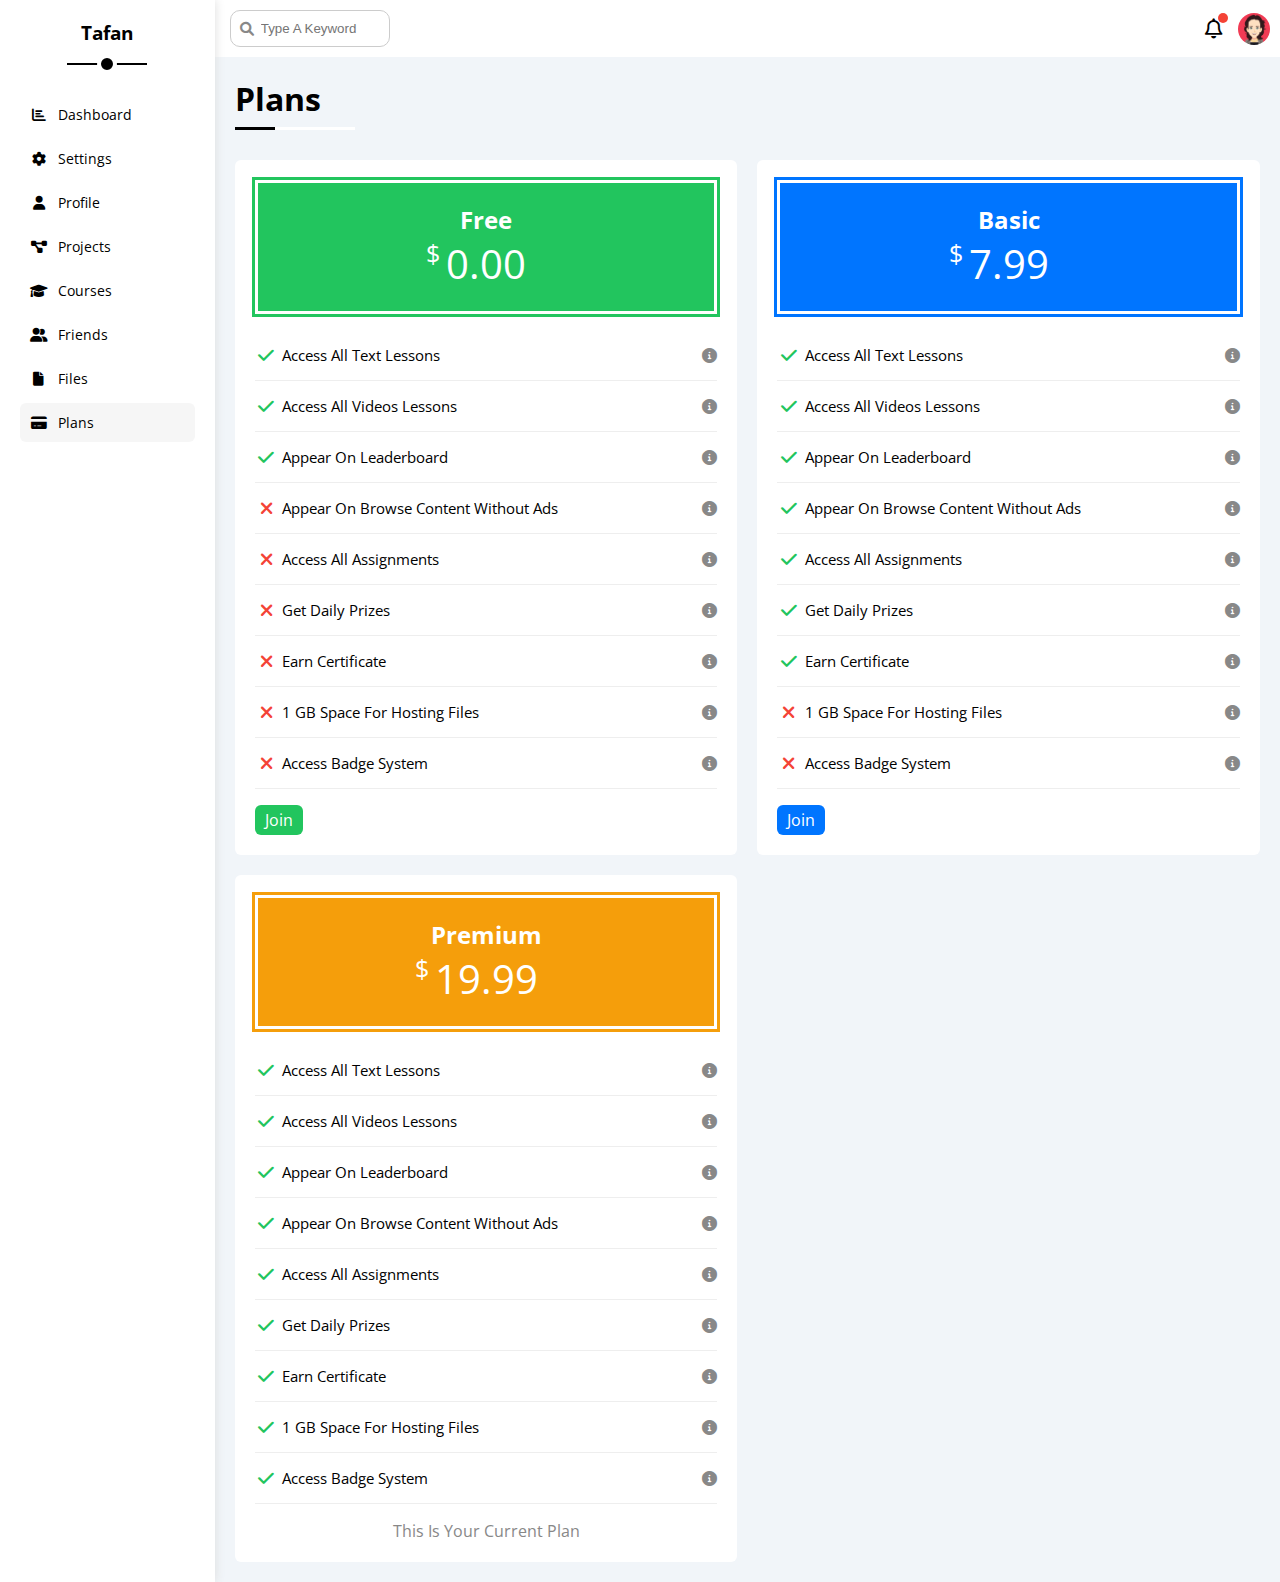
<file: plans.html>
<!DOCTYPE html>
<html lang="en">
  <head>
    <meta charset="UTF-8" />
    <meta http-equiv="X-UA-Compatible" content="IE=edge" />
    <meta name="viewport" content="width=device-width, initial-scale=1.0" />
    <title>Plans</title>
    <link rel="stylesheet" href="CSS/all.min.css" />
    <link rel="stylesheet" href="CSS/framework.css" />
    <link rel="stylesheet" href="CSS/master.css" />
    <link rel="preconnect" href="https://fonts.googleapis.com" />
    <link rel="preconnect" href="https://fonts.gstatic.com" crossorigin />
    <link
      href="https://fonts.googleapis.com/css2?family=Open+Sans:wght@300;400;500;600;700;800&display=swap"
      rel="stylesheet"
    />
  </head>
  <body>
    <!-- <div class="my-div m-20 p-20 bg-white rad-6 text-cen">Our Div</div> -->
    <div class="page d-flex">
      <div class="sidebar bg-white p-20 p-relative">
        <h3 class="p-relative txt-c mt-0">Tafan</h3>
        <ul>
          <li>
            <a
              class="d-flex align-center fs-14 rad-6 c-black p-10"
              href="index.html"
            >
              <i class="fa-solid fa-chart-bar fa-fw"></i>
              <span>Dashboard</span>
            </a>
          </li>
          <li>
            <a
              class="d-flex align-center fs-14 rad-6 c-black p-10"
              href="settings.html"
            >
              <i class="fa-solid fa-gear fa-fw"></i>
              <span>Settings</span>
            </a>
          </li>
          <li>
            <a
              class="d-flex align-center fs-14 rad-6 c-black p-10"
              href="profile.html"
            >
              <i class="fa-solid fa-user fa-fw"></i>
              <span>Profile</span>
            </a>
          </li>
          <li>
            <a
              class="d-flex align-center fs-14 rad-6 c-black p-10"
              href="projects.html"
            >
              <i class="fa-solid fa-diagram-project fa-fw"></i>
              <span>Projects</span>
            </a>
          </li>
          <li>
            <a
              class="d-flex align-center fs-14 rad-6 c-black p-10"
              href="courses.html"
            >
              <i class="fa-solid fa-graduation-cap fa-fw"></i>
              <span>Courses</span>
            </a>
          </li>
          <li>
            <a
              class="d-flex align-center fs-14 rad-6 c-black p-10"
              href="friends.html"
            >
              <i class="fa-solid fa-user-group fa-fw"></i>
              <span>Friends</span>
            </a>
          </li>
          <li>
            <a
              class="d-flex align-center fs-14 rad-6 c-black p-10"
              href="files.html"
            >
              <i class="fa-solid fa-file fa-fw"></i>
              <span>Files</span>
            </a>
          </li>
          <li>
            <a
              class="active d-flex align-center fs-14 rad-6 c-black p-10"
              href="plans.html"
            >
              <i class="fa-solid fa-credit-card fa-fw"></i>
              <span>Plans</span>
            </a>
          </li>
        </ul>
      </div>
      <!-- start content -->
      <div class="content w-full">
        <!-- Start Head -->
        <div class="head bg-white p-10 between-flex">
          <div class="search p-relative">
            <input type="search" class="p-10" placeholder="Type A Keyword" />
          </div>
          <div class="icons d-flex align-center">
            <span class="notification p-relative">
              <i class="fa-regular fa-bell fa-lg"></i>
            </span>
            <img src="imgs/avatar.jpg" alt="" />
          </div>
        </div>
        <!-- End Head -->

        <h1 class="p-relative">Plans</h1>
        <div class="plans-page d-grid m-20 gap-20">
          <div class="plan green bg-white p-20 rad-6">
            <div class="top bg-green txt-c p-20">
              <h2 class="m-0 c-white">Free</h2>
              <div class="price c-white"><span>$</span>0.00</div>
            </div>
            <ul>
              <li>
                <i class="fa-solid fa-check fa-fw yes"></i>
                <span>Access All Text Lessons</span>
                <i class="fa-solid fa-circle-info help"></i>
              </li>
              <li>
                <i class="fa-solid fa-check fa-fw yes"></i>
                <span>Access All Videos Lessons</span>
                <i class="fa-solid fa-circle-info help"></i>
              </li>
              <li>
                <i class="fa-solid fa-check fa-fw yes"></i>
                <span>Appear On Leaderboard</span>
                <i class="fa-solid fa-circle-info help"></i>
              </li>
              <li>
                <i class="fa-solid fa-xmark fa-fw"></i>
                <span>Appear On Browse Content Without Ads</span>
                <i class="fa-solid fa-circle-info help"></i>
              </li>
              <li>
                <i class="fa-solid fa-xmark fa-fw"></i>
                <span>Access All Assignments</span>
                <i class="fa-solid fa-circle-info help"></i>
              </li>
              <li>
                <i class="fa-solid fa-xmark fa-fw"></i>
                <span>Get Daily Prizes</span>
                <i class="fa-solid fa-circle-info help"></i>
              </li>
              <li>
                <i class="fa-solid fa-xmark fa-fw"></i>
                <span>Earn Certificate</span>
                <i class="fa-solid fa-circle-info help"></i>
              </li>
              <li>
                <i class="fa-solid fa-xmark fa-fw"></i>
                <span>1 GB Space For Hosting Files</span>
                <i class="fa-solid fa-circle-info help"></i>
              </li>
              <li>
                <i class="fa-solid fa-xmark fa-fw"></i>
                <span>Access Badge System</span>
                <i class="fa-solid fa-circle-info help"></i>
              </li>
            </ul>
            <a
              class="c-white bg-green btn-shape d-block w-fit"
              href="courses.html"
              >Join</a
            >
          </div>

          <div class="plan blue bg-white p-20 rad-6">
            <div class="top bg-blue txt-c p-20">
              <h2 class="m-0 c-white">Basic</h2>
              <div class="price c-white"><span>$</span>7.99</div>
            </div>
            <ul>
              <li>
                <i class="fa-solid fa-check fa-fw yes"></i>
                <span>Access All Text Lessons</span>
                <i class="fa-solid fa-circle-info help"></i>
              </li>
              <li>
                <i class="fa-solid fa-check fa-fw yes"></i>
                <span>Access All Videos Lessons</span>
                <i class="fa-solid fa-circle-info help"></i>
              </li>
              <li>
                <i class="fa-solid fa-check fa-fw yes"></i>
                <span>Appear On Leaderboard</span>
                <i class="fa-solid fa-circle-info help"></i>
              </li>
              <li>
                <i class="fa-solid fa-check fa-fw yes"></i>
                <span>Appear On Browse Content Without Ads</span>
                <i class="fa-solid fa-circle-info help"></i>
              </li>
              <li>
                <i class="fa-solid fa-check fa-fw yes"></i>
                <span>Access All Assignments</span>
                <i class="fa-solid fa-circle-info help"></i>
              </li>
              <li>
                <i class="fa-solid fa-check fa-fw yes"></i>
                <span>Get Daily Prizes</span>
                <i class="fa-solid fa-circle-info help"></i>
              </li>
              <li>
                <i class="fa-solid fa-check fa-fw yes"></i>
                <span>Earn Certificate</span>
                <i class="fa-solid fa-circle-info help"></i>
              </li>
              <li>
                <i class="fa-solid fa-xmark fa-fw"></i>
                <span>1 GB Space For Hosting Files</span>
                <i class="fa-solid fa-circle-info help"></i>
              </li>
              <li>
                <i class="fa-solid fa-xmark fa-fw"></i>
                <span>Access Badge System</span>
                <i class="fa-solid fa-circle-info help"></i>
              </li>
            </ul>
            <a
              class="c-white bg-blue btn-shape d-block w-fit"
              href="courses.html"
              >Join</a
            >
          </div>

          <div class="plan orange bg-white p-20 rad-6">
            <div class="top bg-orange txt-c p-20">
              <h2 class="m-0 c-white">Premium</h2>
              <div class="price c-white"><span>$</span>19.99</div>
            </div>
            <ul>
              <li>
                <i class="fa-solid fa-check fa-fw yes"></i>
                <span>Access All Text Lessons</span>
                <i class="fa-solid fa-circle-info help"></i>
              </li>
              <li>
                <i class="fa-solid fa-check fa-fw yes"></i>
                <span>Access All Videos Lessons</span>
                <i class="fa-solid fa-circle-info help"></i>
              </li>
              <li>
                <i class="fa-solid fa-check fa-fw yes"></i>
                <span>Appear On Leaderboard</span>
                <i class="fa-solid fa-circle-info help"></i>
              </li>
              <li>
                <i class="fa-solid fa-check fa-fw yes"></i>
                <span>Appear On Browse Content Without Ads</span>
                <i class="fa-solid fa-circle-info help"></i>
              </li>
              <li>
                <i class="fa-solid fa-check fa-fw yes"></i>
                <span>Access All Assignments</span>
                <i class="fa-solid fa-circle-info help"></i>
              </li>
              <li>
                <i class="fa-solid fa-check fa-fw yes"></i>
                <span>Get Daily Prizes</span>
                <i class="fa-solid fa-circle-info help"></i>
              </li>
              <li>
                <i class="fa-solid fa-check fa-fw yes"></i>
                <span>Earn Certificate</span>
                <i class="fa-solid fa-circle-info help"></i>
              </li>
              <li>
                <i class="fa-solid fa-check fa-fw yes"></i>
                <span>1 GB Space For Hosting Files</span>
                <i class="fa-solid fa-circle-info help"></i>
              </li>
              <li>
                <i class="fa-solid fa-check fa-fw yes"></i>
                <span>Access Badge System</span>
                <i class="fa-solid fa-circle-info help"></i>
              </li>
            </ul>
            <p class="c-grey txt-c m-0">This Is Your Current Plan</p>
          </div>
        </div>
      </div>
    </div>
  </body>
</html>
</file>
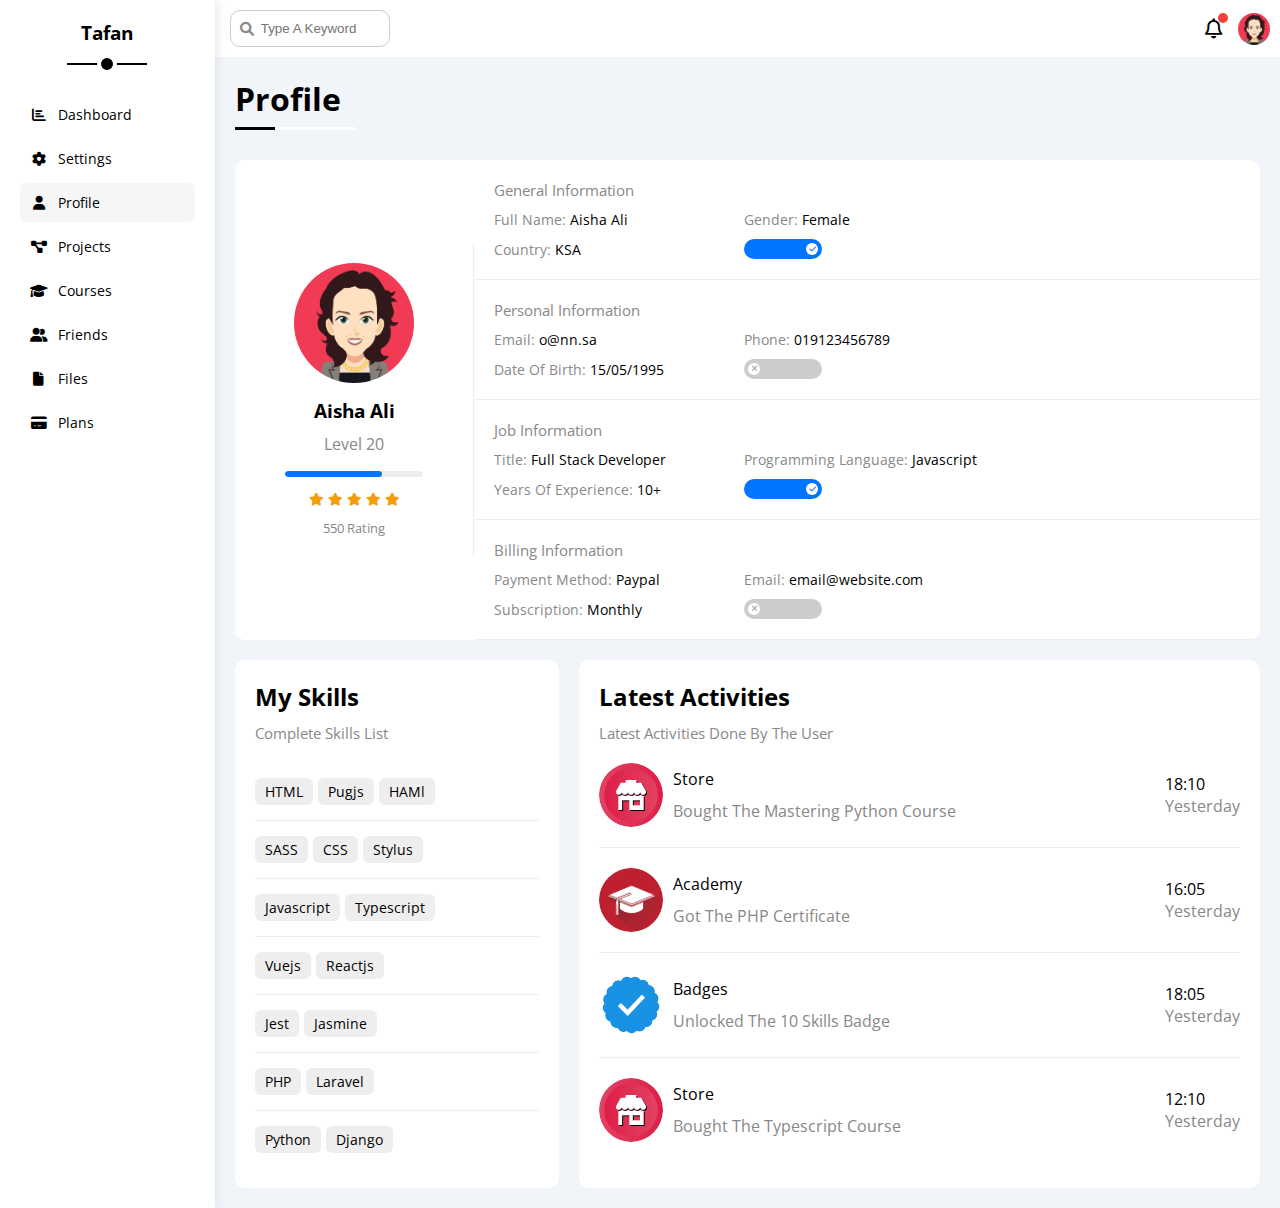
<file: profile.html>
<!DOCTYPE html>
<html lang="en">
  <head>
    <meta charset="UTF-8" />
    <meta http-equiv="X-UA-Compatible" content="IE=edge" />
    <meta name="viewport" content="width=device-width, initial-scale=1.0" />
    <title>Profile</title>
    <link rel="stylesheet" href="CSS/all.min.css" />
    <link rel="stylesheet" href="CSS/framework.css" />
    <link rel="stylesheet" href="CSS/master.css" />
    <link rel="preconnect" href="https://fonts.googleapis.com" />
    <link rel="preconnect" href="https://fonts.gstatic.com" crossorigin />
    <link
      href="https://fonts.googleapis.com/css2?family=Open+Sans:wght@300;400;500;600;700;800&display=swap"
      rel="stylesheet"
    />
  </head>
  <body>
    <!-- <div class="my-div m-20 p-20 bg-white rad-6 text-cen">Our Div</div> -->
    <div class="page d-flex">
      <div class="sidebar bg-white p-20 p-relative">
        <h3 class="p-relative txt-c mt-0">Tafan</h3>
        <ul>
          <li>
            <a
              class="d-flex align-center fs-14 rad-6 c-black p-10"
              href="index.html"
            >
              <i class="fa-solid fa-chart-bar fa-fw"></i>
              <span>Dashboard</span>
            </a>
          </li>
          <li>
            <a
              class="d-flex align-center fs-14 rad-6 c-black p-10"
              href="settings.html"
            >
              <i class="fa-solid fa-gear fa-fw"></i>
              <span>Settings</span>
            </a>
          </li>
          <li>
            <a
              class="active d-flex align-center fs-14 rad-6 c-black p-10"
              href="profile.html"
            >
              <i class="fa-solid fa-user fa-fw"></i>
              <span>Profile</span>
            </a>
          </li>
          <li>
            <a
              class="d-flex align-center fs-14 rad-6 c-black p-10"
              href="projects.html"
            >
              <i class="fa-solid fa-diagram-project fa-fw"></i>
              <span>Projects</span>
            </a>
          </li>
          <li>
            <a
              class="d-flex align-center fs-14 rad-6 c-black p-10"
              href="courses.html"
            >
              <i class="fa-solid fa-graduation-cap fa-fw"></i>
              <span>Courses</span>
            </a>
          </li>
          <li>
            <a
              class="d-flex align-center fs-14 rad-6 c-black p-10"
              href="friends.html"
            >
              <i class="fa-solid fa-user-group fa-fw"></i>
              <span>Friends</span>
            </a>
          </li>
          <li>
            <a
              class="d-flex align-center fs-14 rad-6 c-black p-10"
              href="files.html"
            >
              <i class="fa-solid fa-file fa-fw"></i>
              <span>Files</span>
            </a>
          </li>
          <li>
            <a
              class="d-flex align-center fs-14 rad-6 c-black p-10"
              href="plans.html"
            >
              <i class="fa-solid fa-credit-card fa-fw"></i>
              <span>Plans</span>
            </a>
          </li>
        </ul>
      </div>
      <!-- start content -->
      <div class="content w-full">
        <!-- Start Head -->
        <div class="head bg-white p-10 between-flex">
          <div class="search p-relative">
            <input type="search" class="p-10" placeholder="Type A Keyword" />
          </div>
          <div class="icons d-flex align-center">
            <span class="notification p-relative">
              <i class="fa-regular fa-bell fa-lg"></i>
            </span>
            <img src="imgs/avatar.jpg" alt="" />
          </div>
        </div>
        <!-- End Head -->

        <h1 class="p-relative">Profile</h1>
        <div class="profile-page m-20">
          <!-- Start overview  -->
          <div class="overview bg-white d-flex align-center rad-10">
            <div class="avatar-box txt-c p-20">
              <img class="rad-half mb-10" src="imgs/avatar.jpg" alt="" />
              <h3 class="m-0">Aisha Ali</h3>
              <p class="c-grey mt-10">Level 20</p>
              <div class="level rad-6 p-relative bg-eee">
                <span style="width: 70%"></span>
              </div>
              <div class="rating mb-10 mt-10">
                <i class="fa-solid fa-star c-orange fs-13"></i>
                <i class="fa-solid fa-star c-orange fs-13"></i>
                <i class="fa-solid fa-star c-orange fs-13"></i>
                <i class="fa-solid fa-star c-orange fs-13"></i>
                <i class="fa-solid fa-star c-orange fs-13"></i>
              </div>
              <p class="c-grey m-0 fs-13">550 Rating</p>
            </div>
            <div class="info-box w-full text-c-mobile">
              <!-- start information row -->
              <div class="box p-20 d-flex align-center">
                <h4 class="m-0 fs-15 w-full c-grey">General Information</h4>
                <div class="fs-14">
                  <span class="c-grey">Full Name:</span>
                  <span>Aisha Ali</span>
                </div>
                <div class="fs-14">
                  <span class="c-grey">Gender:</span>
                  <span>Female</span>
                </div>
                <div class="fs-14">
                  <span class="c-grey">Country:</span>
                  <span>KSA</span>
                </div>
                <div class="fs-14">
                  <label>
                    <input class="toggle-checkbox" type="checkbox" checked />
                    <div class="toggle-switch"></div>
                  </label>
                </div>
              </div>

              <div class="box p-20 d-flex align-center">
                <h4 class="m-0 fs-15 w-full c-grey">Personal Information</h4>
                <div class="fs-14">
                  <span class="c-grey">Email:</span>
                  <span>o@nn.sa</span>
                </div>
                <div class="fs-14">
                  <span class="c-grey">Phone:</span>
                  <span>019123456789</span>
                </div>
                <div class="fs-14">
                  <span class="c-grey">Date Of Birth:</span>
                  <span>15/05/1995</span>
                </div>
                <div class="fs-14">
                  <label>
                    <input class="toggle-checkbox" type="checkbox" />
                    <div class="toggle-switch"></div>
                  </label>
                </div>
              </div>

              <div class="box p-20 d-flex align-center">
                <h4 class="m-0 fs-15 w-full c-grey">Job Information</h4>
                <div class="fs-14">
                  <span class="c-grey">Title:</span>
                  <span>Full Stack Developer</span>
                </div>
                <div class="fs-14">
                  <span class="c-grey">Programming Language:</span>
                  <span>Javascript</span>
                </div>
                <div class="fs-14">
                  <span class="c-grey">Years Of Experience:</span>
                  <span>10+</span>
                </div>
                <div class="fs-14">
                  <label>
                    <input class="toggle-checkbox" type="checkbox" checked />
                    <div class="toggle-switch"></div>
                  </label>
                </div>
              </div>

              <div class="box p-20 d-flex align-center">
                <h4 class="m-0 fs-15 w-full c-grey">Billing Information</h4>
                <div class="fs-14">
                  <span class="c-grey">Payment Method:</span>
                  <span>Paypal</span>
                </div>
                <div class="fs-14">
                  <span class="c-grey">Email:</span>
                  <span>email@website.com</span>
                </div>
                <div class="fs-14">
                  <span class="c-grey">Subscription:</span>
                  <span>Monthly</span>
                </div>
                <div class="fs-14">
                  <label>
                    <input class="toggle-checkbox" type="checkbox" />
                    <div class="toggle-switch"></div>
                  </label>
                </div>
              </div>
              <!-- end information row -->
            </div>
          </div>
          <!-- End overview  -->

          <!-- Start other data -->
          <div class="other-data d-flex gap-20">
            <div class="skills-card box-dash mt-20">
              <h2 class="mt-0 mb-10">My Skills</h2>
              <p class="mt-0 mb-20 c-grey fs-15">Complete Skills List</p>
              <ul class="m-0 text-c-mobile">
                <li><span>HTML</span><span>Pugjs</span><span>HAMl</span></li>
                <li><span>SASS</span><span>CSS</span><span>Stylus</span></li>
                <li><span>Javascript</span><span>Typescript</span></li>
                <li><span>Vuejs</span><span>Reactjs</span></li>
                <li><span>Jest</span><span>Jasmine</span></li>
                <li><span>PHP</span><span>Laravel</span></li>
                <li><span>Python</span><span>Django</span></li>
              </ul>
            </div>
            <div class="activities box-dash mt-20">
              <h2 class="mt-0 mb-10">Latest Activities</h2>
              <p class="mt-0 mb-20 c-grey fs-15">
                Latest Activities Done By The User
              </p>
              <div class="activity d-flex align-center text-c-mobile">
                <img src="imgs/activity-01.png" alt="" />
                <div>
                  <span class="d-block mb-10">Store</span>
                  <span class="c-grey"
                    >Bought The Mastering Python Course
                  </span>
                </div>
                <div class="date">
                  <span class="d-block">18:10</span>
                  <span class="c-grey">Yesterday </span>
                </div>
              </div>

              <div class="activity d-flex align-center text-c-mobile">
                <img src="imgs/activity-02.png" alt="" />
                <div>
                  <span class="d-block mb-10">Academy</span>
                  <span class="c-grey">Got The PHP Certificate </span>
                </div>
                <div class="date">
                  <span class="d-block">16:05</span>
                  <span class="c-grey">Yesterday</span>
                </div>
              </div>

              <div class="activity d-flex align-center text-c-mobile">
                <img src="imgs/activity-03.png" alt="" />
                <div>
                  <span class="d-block mb-10">Badges</span>
                  <span class="c-grey">Unlocked The 10 Skills Badge</span>
                </div>
                <div class="date">
                  <span class="d-block">18:05</span>
                  <span class="c-grey">Yesterday</span>
                </div>
              </div>

              <div class="activity d-flex align-center text-c-mobile">
                <img src="imgs/activity-01.png" alt="" />
                <div>
                  <span class="d-block mb-10">Store</span>
                  <span class="c-grey">Bought The Typescript Course </span>
                </div>
                <div class="date">
                  <span class="d-block">12:10</span>
                  <span class="c-grey">Yesterday</span>
                </div>
              </div>
            </div>
          </div>
          <!-- End other data -->
        </div>
      </div>
    </div>
  </body>
</html>
</file>
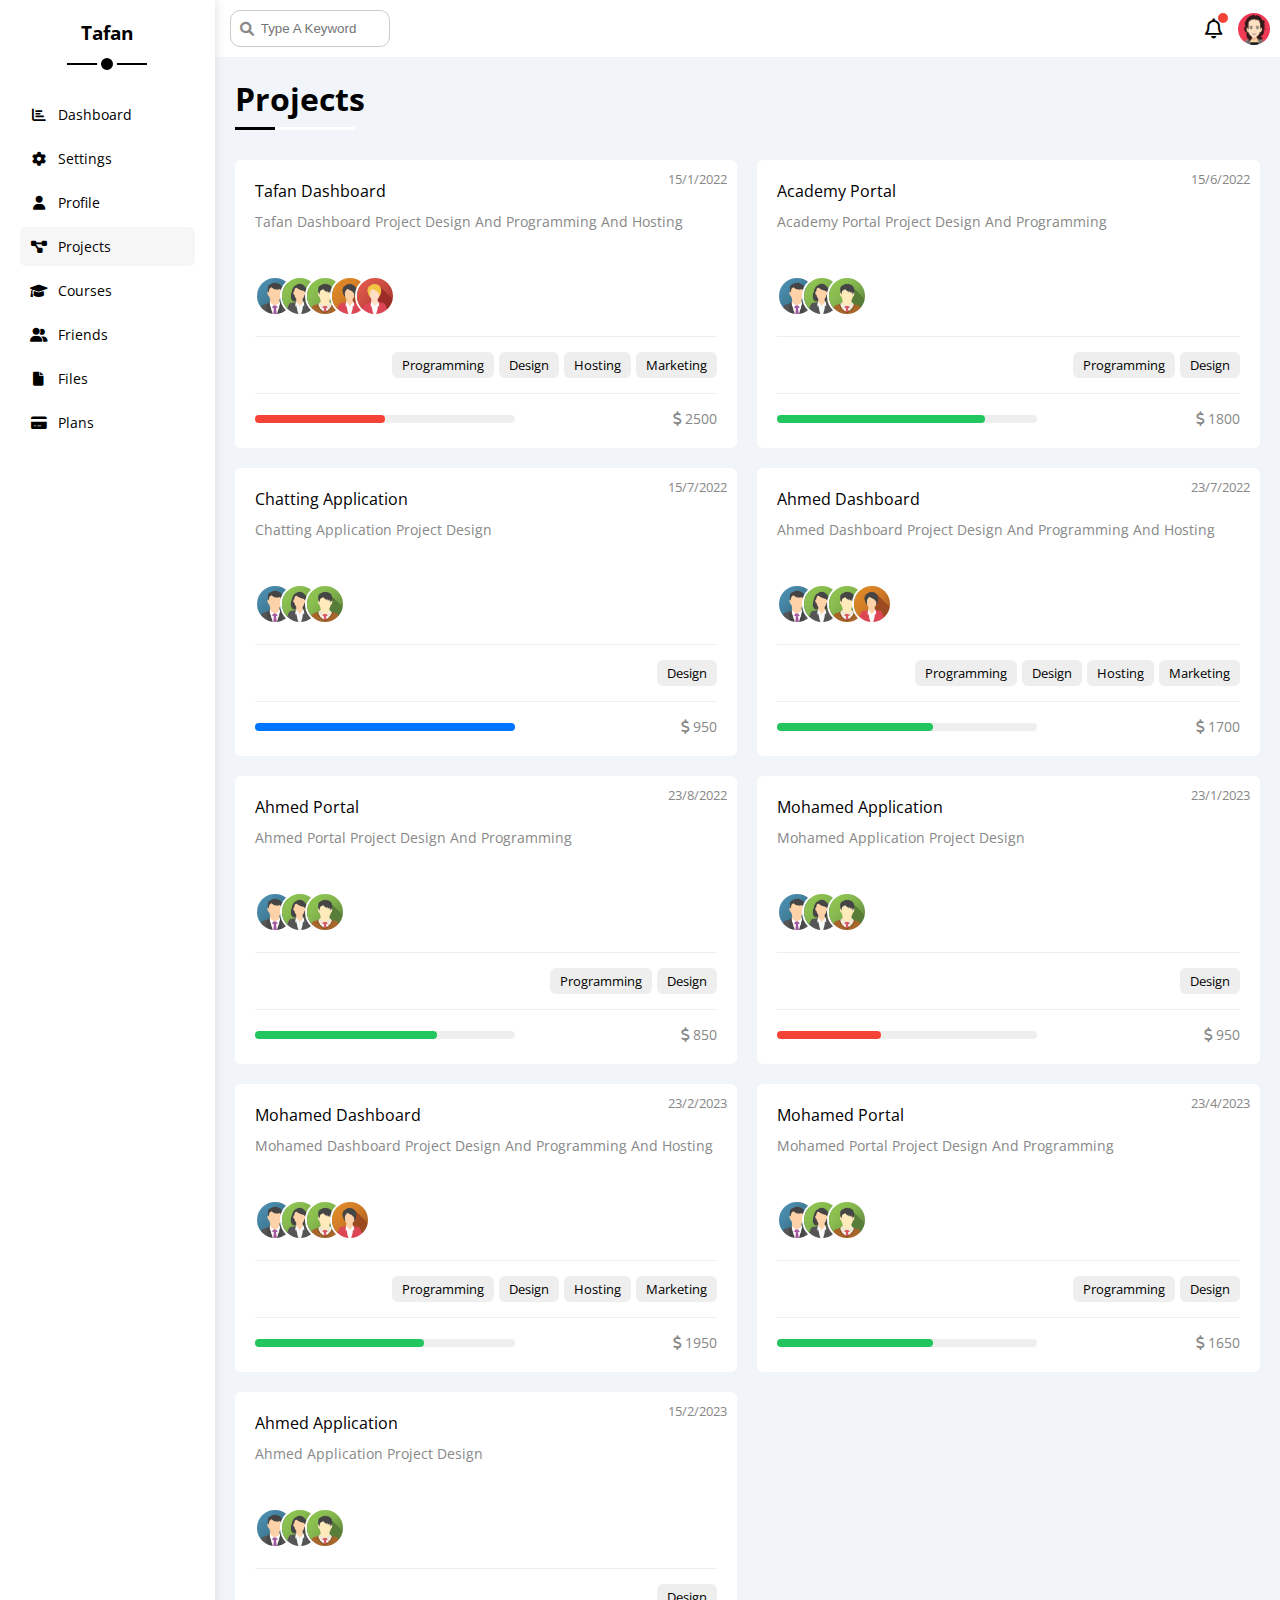
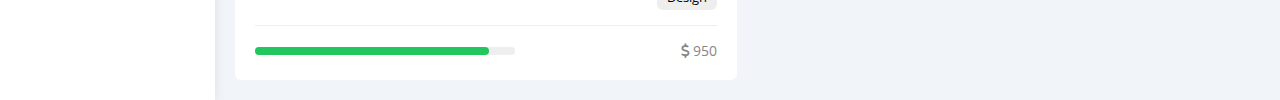
<file: projects.html>
<!DOCTYPE html>
<html lang="en">
  <head>
    <meta charset="UTF-8" />
    <meta http-equiv="X-UA-Compatible" content="IE=edge" />
    <meta name="viewport" content="width=device-width, initial-scale=1.0" />
    <title>Projects</title>
    <link rel="stylesheet" href="CSS/all.min.css" />
    <link rel="stylesheet" href="CSS/framework.css" />
    <link rel="stylesheet" href="CSS/master.css" />
    <link rel="preconnect" href="https://fonts.googleapis.com" />
    <link rel="preconnect" href="https://fonts.gstatic.com" crossorigin />
    <link
      href="https://fonts.googleapis.com/css2?family=Open+Sans:wght@300;400;500;600;700;800&display=swap"
      rel="stylesheet"
    />
  </head>
  <body>
    <!-- <div class="my-div m-20 p-20 bg-white rad-6 text-cen">Our Div</div> -->
    <div class="page d-flex">
      <div class="sidebar bg-white p-20 p-relative">
        <h3 class="p-relative txt-c mt-0">Tafan</h3>
        <ul>
          <li>
            <a
              class="d-flex align-center fs-14 rad-6 c-black p-10"
              href="index.html"
            >
              <i class="fa-solid fa-chart-bar fa-fw"></i>
              <span>Dashboard</span>
            </a>
          </li>
          <li>
            <a
              class="d-flex align-center fs-14 rad-6 c-black p-10"
              href="settings.html"
            >
              <i class="fa-solid fa-gear fa-fw"></i>
              <span>Settings</span>
            </a>
          </li>
          <li>
            <a
              class="d-flex align-center fs-14 rad-6 c-black p-10"
              href="profile.html"
            >
              <i class="fa-solid fa-user fa-fw"></i>
              <span>Profile</span>
            </a>
          </li>
          <li>
            <a
              class="active d-flex align-center fs-14 rad-6 c-black p-10"
              href="projects.html"
            >
              <i class="fa-solid fa-diagram-project fa-fw"></i>
              <span>Projects</span>
            </a>
          </li>
          <li>
            <a
              class="d-flex align-center fs-14 rad-6 c-black p-10"
              href="courses.html"
            >
              <i class="fa-solid fa-graduation-cap fa-fw"></i>
              <span>Courses</span>
            </a>
          </li>
          <li>
            <a
              class="d-flex align-center fs-14 rad-6 c-black p-10"
              href="friends.html"
            >
              <i class="fa-solid fa-user-group fa-fw"></i>
              <span>Friends</span>
            </a>
          </li>
          <li>
            <a
              class="d-flex align-center fs-14 rad-6 c-black p-10"
              href="files.html"
            >
              <i class="fa-solid fa-file fa-fw"></i>
              <span>Files</span>
            </a>
          </li>
          <li>
            <a
              class="d-flex align-center fs-14 rad-6 c-black p-10"
              href="plans.html"
            >
              <i class="fa-solid fa-credit-card fa-fw"></i>
              <span>Plans</span>
            </a>
          </li>
        </ul>
      </div>
      <!-- start content -->
      <div class="content w-full">
        <!-- Start Head -->
        <div class="head bg-white p-10 between-flex">
          <div class="search p-relative">
            <input type="search" class="p-10" placeholder="Type A Keyword" />
          </div>
          <div class="icons d-flex align-center">
            <span class="notification p-relative">
              <i class="fa-regular fa-bell fa-lg"></i>
            </span>
            <img src="imgs/avatar.jpg" alt="" />
          </div>
        </div>
        <!-- End Head -->

        <h1 class="p-relative">Projects</h1>
        <div class="projects-page d-grid m-20 gap-20">
          <div class="project bg-white p-20 rad-6 p-relative">
            <span class="date c-grey fs-13">15/1/2022</span>
            <h4 class="m-0 fw-normal">Tafan Dashboard</h4>
            <p class="c-grey mt-10 mb-10 fs-14">
              Tafan Dashboard Project Design And Programming And Hosting
            </p>
            <div class="team">
              <a href="#"><img src="imgs/team-01.png" alt="" /></a>
              <a href="#"><img src="imgs/team-02.png" alt="" /></a>
              <a href="#"><img src="imgs/team-03.png" alt="" /></a>
              <a href="#"><img src="imgs/team-04.png" alt="" /></a>
              <a href="#"><img src="imgs/team-05.png" alt="" /></a>
            </div>
            <div class="do d-flex">
              <span class="fs-13 btn-shape bg-eee">Programming</span>
              <span class="fs-13 btn-shape bg-eee">Design</span>
              <span class="fs-13 btn-shape bg-eee">Hosting </span>
              <span class="fs-13 btn-shape bg-eee">Marketing </span>
            </div>

            <div class="info between-flex">
              <div class="prog bg-eee">
                <span class="bg-red" style="width: 50%"></span>
              </div>

              <div class="fs-14 c-grey">
                <i class="fa-solid fa-dollar-sign"></i>
                2500
              </div>
            </div>
          </div>

          <div class="project bg-white p-20 rad-6 p-relative">
            <span class="date c-grey fs-13">15/6/2022</span>
            <h4 class="m-0 fw-normal">Academy Portal</h4>
            <p class="c-grey mt-10 mb-10 fs-14">
              Academy Portal Project Design And Programming
            </p>
            <div class="team">
              <a href="#"><img src="imgs/team-01.png" alt="" /></a>
              <a href="#"><img src="imgs/team-02.png" alt="" /></a>
              <a href="#"><img src="imgs/team-03.png" alt="" /></a>
            </div>
            <div class="do d-flex">
              <span class="fs-13 btn-shape bg-eee">Programming</span>
              <span class="fs-13 btn-shape bg-eee">Design</span>
            </div>

            <div class="info between-flex">
              <div class="prog bg-eee">
                <span class="bg-green" style="width: 80%"></span>
              </div>

              <div class="fs-14 c-grey">
                <i class="fa-solid fa-dollar-sign"></i>
                1800
              </div>
            </div>
          </div>

          <div class="project bg-white p-20 rad-6 p-relative">
            <span class="date c-grey fs-13">15/7/2022</span>
            <h4 class="m-0 fw-normal">Chatting Application</h4>
            <p class="c-grey mt-10 mb-10 fs-14">
              Chatting Application Project Design
            </p>
            <div class="team">
              <a href="#"><img src="imgs/team-01.png" alt="" /></a>
              <a href="#"><img src="imgs/team-02.png" alt="" /></a>
              <a href="#"><img src="imgs/team-03.png" alt="" /></a>
            </div>
            <div class="do d-flex">
              <span class="fs-13 btn-shape bg-eee">Design</span>
            </div>

            <div class="info between-flex">
              <div class="prog bg-eee">
                <span class="bg-blue" style="width: 100%"></span>
              </div>

              <div class="fs-14 c-grey">
                <i class="fa-solid fa-dollar-sign"></i>
                950
              </div>
            </div>
          </div>

          <div class="project bg-white p-20 rad-6 p-relative">
            <span class="date c-grey fs-13">23/7/2022</span>
            <h4 class="m-0 fw-normal">Ahmed Dashboard</h4>
            <p class="c-grey mt-10 mb-10 fs-14">
              Ahmed Dashboard Project Design And Programming And Hosting
            </p>
            <div class="team">
              <a href="#"><img src="imgs/team-01.png" alt="" /></a>
              <a href="#"><img src="imgs/team-02.png" alt="" /></a>
              <a href="#"><img src="imgs/team-03.png" alt="" /></a>
              <a href="#"><img src="imgs/team-04.png" alt="" /></a>
            </div>
            <div class="do d-flex">
              <span class="fs-13 btn-shape bg-eee">Programming</span>
              <span class="fs-13 btn-shape bg-eee">Design</span>
              <span class="fs-13 btn-shape bg-eee">Hosting </span>
              <span class="fs-13 btn-shape bg-eee">Marketing </span>
            </div>

            <div class="info between-flex">
              <div class="prog bg-eee">
                <span class="bg-green" style="width: 60%"></span>
              </div>

              <div class="fs-14 c-grey">
                <i class="fa-solid fa-dollar-sign"></i>
                1700
              </div>
            </div>
          </div>

          <div class="project bg-white p-20 rad-6 p-relative">
            <span class="date c-grey fs-13">23/8/2022</span>
            <h4 class="m-0 fw-normal">Ahmed Portal</h4>
            <p class="c-grey mt-10 mb-10 fs-14">
              Ahmed Portal Project Design And Programming
            </p>
            <div class="team">
              <a href="#"><img src="imgs/team-01.png" alt="" /></a>
              <a href="#"><img src="imgs/team-02.png" alt="" /></a>
              <a href="#"><img src="imgs/team-03.png" alt="" /></a>
            </div>
            <div class="do d-flex">
              <span class="fs-13 btn-shape bg-eee">Programming</span>
              <span class="fs-13 btn-shape bg-eee">Design</span>
            </div>

            <div class="info between-flex">
              <div class="prog bg-eee">
                <span class="bg-green" style="width: 70%"></span>
              </div>

              <div class="fs-14 c-grey">
                <i class="fa-solid fa-dollar-sign"></i>
                850
              </div>
            </div>
          </div>

          <div class="project bg-white p-20 rad-6 p-relative">
            <span class="date c-grey fs-13">23/1/2023</span>
            <h4 class="m-0 fw-normal">Mohamed Application</h4>
            <p class="c-grey mt-10 mb-10 fs-14">
              Mohamed Application Project Design
            </p>
            <div class="team">
              <a href="#"><img src="imgs/team-01.png" alt="" /></a>
              <a href="#"><img src="imgs/team-02.png" alt="" /></a>
              <a href="#"><img src="imgs/team-03.png" alt="" /></a>
            </div>
            <div class="do d-flex">
              <span class="fs-13 btn-shape bg-eee">Design</span>
            </div>

            <div class="info between-flex">
              <div class="prog bg-eee">
                <span class="bg-red" style="width: 40%"></span>
              </div>

              <div class="fs-14 c-grey">
                <i class="fa-solid fa-dollar-sign"></i>
                950
              </div>
            </div>
          </div>

          <div class="project bg-white p-20 rad-6 p-relative">
            <span class="date c-grey fs-13">23/2/2023</span>
            <h4 class="m-0 fw-normal">Mohamed Dashboard</h4>
            <p class="c-grey mt-10 mb-10 fs-14">
              Mohamed Dashboard Project Design And Programming And Hosting
            </p>
            <div class="team">
              <a href="#"><img src="imgs/team-01.png" alt="" /></a>
              <a href="#"><img src="imgs/team-02.png" alt="" /></a>
              <a href="#"><img src="imgs/team-03.png" alt="" /></a>
              <a href="#"><img src="imgs/team-04.png" alt="" /></a>
            </div>
            <div class="do d-flex">
              <span class="fs-13 btn-shape bg-eee">Programming</span>
              <span class="fs-13 btn-shape bg-eee">Design</span>
              <span class="fs-13 btn-shape bg-eee">Hosting </span>
              <span class="fs-13 btn-shape bg-eee">Marketing </span>
            </div>

            <div class="info between-flex">
              <div class="prog bg-eee">
                <span class="bg-green" style="width: 65%"></span>
              </div>

              <div class="fs-14 c-grey">
                <i class="fa-solid fa-dollar-sign"></i>
                1950
              </div>
            </div>
          </div>

          <div class="project bg-white p-20 rad-6 p-relative">
            <span class="date c-grey fs-13">23/4/2023</span>
            <h4 class="m-0 fw-normal">Mohamed Portal</h4>
            <p class="c-grey mt-10 mb-10 fs-14">
              Mohamed Portal Project Design And Programming
            </p>
            <div class="team">
              <a href="#"><img src="imgs/team-01.png" alt="" /></a>
              <a href="#"><img src="imgs/team-02.png" alt="" /></a>
              <a href="#"><img src="imgs/team-03.png" alt="" /></a>
            </div>
            <div class="do d-flex">
              <span class="fs-13 btn-shape bg-eee">Programming</span>
              <span class="fs-13 btn-shape bg-eee">Design</span>
            </div>

            <div class="info between-flex">
              <div class="prog bg-eee">
                <span class="bg-green" style="width: 60%"></span>
              </div>

              <div class="fs-14 c-grey">
                <i class="fa-solid fa-dollar-sign"></i>
                1650
              </div>
            </div>
          </div>

          <div class="project bg-white p-20 rad-6 p-relative">
            <span class="date c-grey fs-13">15/2/2023</span>
            <h4 class="m-0 fw-normal">Ahmed Application</h4>
            <p class="c-grey mt-10 mb-10 fs-14">
              Ahmed Application Project Design
            </p>
            <div class="team">
              <a href="#"><img src="imgs/team-01.png" alt="" /></a>
              <a href="#"><img src="imgs/team-02.png" alt="" /></a>
              <a href="#"><img src="imgs/team-03.png" alt="" /></a>
            </div>
            <div class="do d-flex">
              <span class="fs-13 btn-shape bg-eee">Design</span>
            </div>

            <div class="info between-flex">
              <div class="prog bg-eee">
                <span class="bg-green" style="width: 90%"></span>
              </div>

              <div class="fs-14 c-grey">
                <i class="fa-solid fa-dollar-sign"></i>
                950
              </div>
            </div>
          </div>
        </div>
      </div>
    </div>
  </body>
</html>
</file>
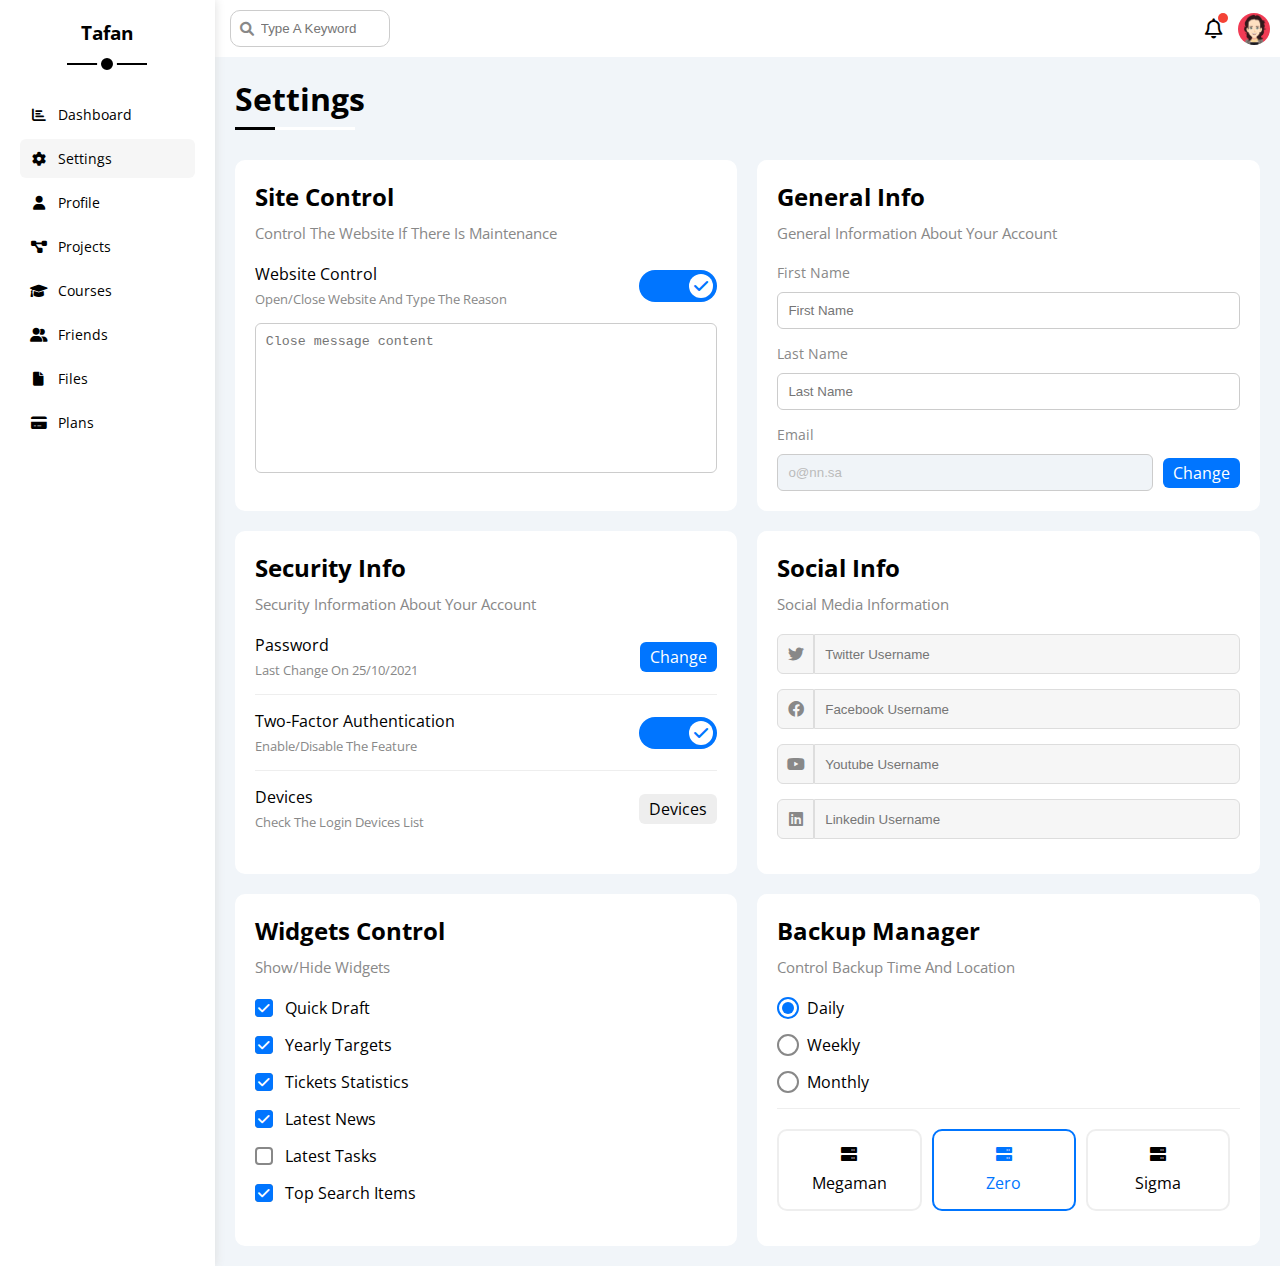
<file: settings.html>
<!DOCTYPE html>
<html lang="en">
  <head>
    <meta charset="UTF-8" />
    <meta http-equiv="X-UA-Compatible" content="IE=edge" />
    <meta name="viewport" content="width=device-width, initial-scale=1.0" />
    <title>Settings</title>
    <link rel="stylesheet" href="CSS/all.min.css" />
    <link rel="stylesheet" href="CSS/framework.css" />
    <link rel="stylesheet" href="CSS/master.css" />
    <link rel="preconnect" href="https://fonts.googleapis.com" />
    <link rel="preconnect" href="https://fonts.gstatic.com" crossorigin />
    <link
      href="https://fonts.googleapis.com/css2?family=Open+Sans:wght@300;400;500;600;700;800&display=swap"
      rel="stylesheet"
    />
  </head>
  <body>
    <!-- <div class="my-div m-20 p-20 bg-white rad-6 text-cen">Our Div</div> -->
    <div class="page d-flex">
      <div class="sidebar bg-white p-20 p-relative">
        <h3 class="p-relative txt-c mt-0">Tafan</h3>
        <ul>
          <li>
            <a
              class="d-flex align-center fs-14 rad-6 c-black p-10"
              href="index.html"
            >
              <i class="fa-solid fa-chart-bar fa-fw"></i>
              <span>Dashboard</span>
            </a>
          </li>
          <li>
            <a
              class="active d-flex align-center fs-14 rad-6 c-black p-10"
              href="settings.html"
            >
              <i class="fa-solid fa-gear fa-fw"></i>
              <span>Settings</span>
            </a>
          </li>
          <li>
            <a
              class="d-flex align-center fs-14 rad-6 c-black p-10"
              href="profile.html"
            >
              <i class="fa-solid fa-user fa-fw"></i>
              <span>Profile</span>
            </a>
          </li>
          <li>
            <a
              class="d-flex align-center fs-14 rad-6 c-black p-10"
              href="projects.html"
            >
              <i class="fa-solid fa-diagram-project fa-fw"></i>
              <span>Projects</span>
            </a>
          </li>
          <li>
            <a
              class="d-flex align-center fs-14 rad-6 c-black p-10"
              href="courses.html"
            >
              <i class="fa-solid fa-graduation-cap fa-fw"></i>
              <span>Courses</span>
            </a>
          </li>
          <li>
            <a
              class="d-flex align-center fs-14 rad-6 c-black p-10"
              href="friends.html"
            >
              <i class="fa-solid fa-user-group fa-fw"></i>
              <span>Friends</span>
            </a>
          </li>
          <li>
            <a
              class="d-flex align-center fs-14 rad-6 c-black p-10"
              href="files.html"
            >
              <i class="fa-solid fa-file fa-fw"></i>
              <span>Files</span>
            </a>
          </li>
          <li>
            <a
              class="d-flex align-center fs-14 rad-6 c-black p-10"
              href="plans.html"
            >
              <i class="fa-solid fa-credit-card fa-fw"></i>
              <span>Plans</span>
            </a>
          </li>
        </ul>
      </div>
      <!-- start content -->
      <div class="content w-full">
        <!-- Start Head -->
        <div class="head bg-white p-10 between-flex">
          <div class="search p-relative">
            <input type="search" class="p-10" placeholder="Type A Keyword" />
          </div>
          <div class="icons d-flex align-center">
            <span class="notification p-relative">
              <i class="fa-regular fa-bell fa-lg"></i>
            </span>
            <img src="imgs/avatar.jpg" alt="" />
          </div>
        </div>
        <!-- End Head -->

        <h1 class="p-relative">Settings</h1>
        <div class="settings-page m-20 d-grid gap-20">
          <!-- Start setting box -->
          <div class="box-dash">
            <h2 class="mt-0 mb-10">Site Control</h2>
            <p class="mt-0 mb-20 c-grey fs-15">
              Control The Website If There Is Maintenance
            </p>
            <div class="mb-15 between-flex">
              <div>
                <span>Website Control </span>
                <p class="c-grey mb-0 mt-5 fs-13">
                  Open/Close Website And Type The Reason
                </p>
              </div>
              <div>
                <label>
                  <input class="toggle-checkbox" type="checkbox" checked />
                  <div class="toggle-switch"></div>
                </label>
              </div>
            </div>
            <textarea
              class="close-message p-10 rad-6 w-full d-block"
              placeholder="Close message content"
            ></textarea>
          </div>
          <!-- End setting box -->

          <!-- Start setting box -->
          <div class="box-dash">
            <h2 class="mt-0 mb-10">General Info</h2>
            <p class="mt-0 mb-20 c-grey fs-15">
              General Information About Your Account
            </p>
            <div class="mb-15">
              <label class="c-grey fs-14 d-block mb-10" for="First"
                >First Name</label
              >
              <input
                class="b-none border-ccc w-full p-10 d-block rad-6"
                type="text"
                id="First"
                placeholder="First Name"
              />
            </div>
            <div class="mb-15">
              <label class="c-grey fs-14 d-block mb-10" for="Last"
                >Last Name</label
              >
              <input
                class="b-none border-ccc w-full p-10 d-block rad-6"
                type="text"
                id="Last"
                placeholder="Last Name"
              />
            </div>
            <div>
              <label class="c-grey fs-14 d-block mb-10" for="email"
                >Email</label
              >
              <div class="between-flex">
                <input
                  class="email b-none border-ccc w-full p-10 d-block rad-6 mr-10"
                  type="email"
                  id="email"
                  placeholder="o@nn.sa"
                  disabled
                />
                <a class="c-white bg-blue btn-shape" href="#">Change</a>
              </div>
            </div>
          </div>

          <!-- End setting box -->

          <!-- Start setting box -->
          <div class="box-dash">
            <h2 class="mt-0 mb-10">Security Info</h2>
            <p class="mt-0 mb-20 c-grey fs-15">
              Security Information About Your Account
            </p>
            <div class="sec-box mb-15 between-flex">
              <div>
                <span>Password</span>
                <p class="c-grey mb-0 mt-5 fs-13">Last Change On 25/10/2021</p>
              </div>
              <a class="button c-white bg-blue btn-shape" href="#">Change</a>
            </div>

            <div class="sec-box mb-15 between-flex">
              <div>
                <span>Two-Factor Authentication</span>
                <p class="c-grey mb-0 mt-5 fs-13">Enable/Disable The Feature</p>
              </div>
              <label>
                <input class="toggle-checkbox" type="checkbox" checked />
                <div class="toggle-switch"></div>
              </label>
            </div>

            <div class="sec-box between-flex">
              <div>
                <span>Devices</span>
                <p class="c-grey mb-0 mt-5 fs-13">
                  Check The Login Devices List
                </p>
              </div>
              <a class="button c-black bg-eee btn-shape" href="#">Devices</a>
            </div>
          </div>
          <!-- End setting box -->

          <!-- Start setting box -->
          <div class="social-boxes box-dash">
            <h2 class="mt-0 mb-10">Social Info</h2>
            <p class="mt-0 mb-20 c-grey fs-15">Social Media Information</p>
            <div class="d-flex align-center mb-15">
              <i class="fa-brands fa-twitter center-flex c-grey"></i>
              <input
                class="b-none w-full"
                type="text"
                placeholder="Twitter Username"
              />
            </div>
            <div class="d-flex align-center mb-15">
              <i class="fa-brands fa-facebook center-flex c-grey"></i>
              <input
                class="b-none w-full"
                type="text"
                placeholder="Facebook Username"
              />
            </div>
            <div class="d-flex align-center mb-15">
              <i class="fa-brands fa-youtube center-flex c-grey"></i>
              <input
                class="b-none w-full"
                type="text"
                placeholder="Youtube Username"
              />
            </div>
            <div class="d-flex align-center mb-15">
              <i class="fa-brands fa-linkedin center-flex c-grey"></i>
              <input
                class="w-full"
                type="text"
                placeholder="Linkedin Username"
              />
            </div>
          </div>

          <!-- End setting box -->

          <!-- Start setting box -->
          <div class="widgets-control box-dash">
            <h2 class="mt-0 mb-10">Widgets Control</h2>
            <p class="mt-0 mb-20 c-grey fs-15">Show/Hide Widgets</p>
            <div class="control d-flex align-center mb-15">
              <input type="checkbox" id="one" checked />
              <label for="one">Quick Draft</label>
            </div>
            <div class="control d-flex align-center mb-15">
              <input type="checkbox" id="two" checked />
              <label for="two">Yearly Targets</label>
            </div>
            <div class="control d-flex align-center mb-15">
              <input type="checkbox" id="three" checked />
              <label for="three">Tickets Statistics</label>
            </div>
            <div class="control d-flex align-center mb-15">
              <input type="checkbox" id="four" checked />
              <label for="four">Latest News</label>
            </div>
            <div class="control d-flex align-center mb-15">
              <input type="checkbox" id="five" />
              <label for="five">Latest Tasks</label>
            </div>
            <div class="control d-flex align-center mb-15">
              <input type="checkbox" id="six" checked />
              <label for="six">Top Search Items</label>
            </div>
          </div>
          <!-- End setting box -->

          <!-- Start setting box -->
          <div class="backup-control box-dash">
            <h2 class="mt-0 mb-10">Backup Manager</h2>
            <p class="mt-0 mb-20 c-grey fs-15">
              Control Backup Time And Location
            </p>
            <div class="date d-flex align-center mb-15">
              <input type="radio" name="time" id="daily" checked />
              <label for="daily">Daily</label>
            </div>
            <div class="date d-flex align-center mb-15">
              <input type="radio" name="time" id="weekly" />
              <label for="weekly">Weekly</label>
            </div>
            <div class="date d-flex align-center mb-15">
              <input type="radio" name="time" id="monthly" />
              <label for="monthly">Monthly</label>
            </div>

            <div class="servers d-flex align-center txt-c">
              <input type="radio" name="servers" id="server-one" />
              <div class="server mb-15 mr-10 w-full rad-10">
                <label class="d-block m-15" for="server-one">
                  <i class="fa-solid fa-server d-block mb-10"></i>
                  Megaman
                </label>
              </div>

              <input type="radio" name="servers" id="server-two" checked />
              <div class="server mb-15 mr-10 w-full rad-10">
                <label class="d-block m-15" for="server-two">
                  <i class="fa-solid fa-server d-block mb-10"></i>
                  Zero
                </label>
              </div>

              <input type="radio" name="servers" id="server-three" />
              <div class="server mb-15 mr-10 w-full rad-10">
                <label class="d-block m-15" for="server-three">
                  <i class="fa-solid fa-server d-block mb-10"></i>
                  Sigma
                </label>
              </div>
            </div>
          </div>
          <!-- End setting box -->
        </div>
      </div>
    </div>
  </body>
</html>
</file>
<file: CSS/framework.css>
/* .p-20 {
  padding: 20px;
}

.pt-20 {
  padding-top: 20px;
}

.m-20 {
  margin: 20px;
}

.text-cen {
  text-align: center;
}

.bg-eee {
  background-color: #eee;
}

.bg-white {
  background-color: white;
}

.rad-6 {
  border-radius: 6px;
} */

/* ========================================== */

:root {
  --blue-color: #0075ff;
  --blue-alt-color: #0d69d5;
  --orange-color: #f59e0b;
  --green-color: #22c55e;
  --red-color: #f44336;
  --grey-color: #888;
}

/* Start box */

.d-flex {
  display: flex;
}

.align-center {
  align-items: center;
}

.space-between {
  justify-content: space-between;
}

.d-grid {
  display: grid;
}

.gap-20 {
  gap: 20px;
}

.d-block {
  display: block;
}

@media (max-width: 767px) {
  .block-mobile {
    display: block;
  }
  .hide-mobile {
    display: none;
  }
}
/* end box */

/* start padding + margin */

.p-10 {
  padding: 10px;
}

.p-15 {
  padding: 15px;
}
.p-20 {
  padding: 20px;
}

.pt-15 {
  padding-top: 15px;
}
.pb-15 {
  padding-bottom: 15px;
}
.pt-10 {
  padding-top: 10px;
}
.pb-10 {
  padding-bottom: 10px;
}
.pt-20 {
  padding-top: 20px;
}
.pb-20 {
  padding-bottom: 20px;
}

.pl-15 {
  padding-left: 15px;
}
.m-20 {
  margin: 20px;
}

.mt-0 {
  margin-top: 0px;
}

.m-0 {
  margin: 0px;
}
.m-15 {
  margin: 15px;
}

.mt-5 {
  margin-top: 5px;
}

.mt-10 {
  margin-top: 10px;
}

.mt-15 {
  margin-top: 15px;
}

.mt-20 {
  margin-top: 20px;
}

.mt-25 {
  margin-top: 25px;
}

.mb-0 {
  margin-bottom: 0px;
}

.mb-5 {
  margin-bottom: 5px;
}
.mb-10 {
  margin-bottom: 10px;
}
.mb-15 {
  margin-bottom: 15px;
}

.mb-20 {
  margin-bottom: 20px;
}

.mr-10 {
  margin-right: 10px;
}

.mr-15 {
  margin-right: 15px;
}

/* end padding and margin */

/* start color */

.bg-white {
  background-color: white;
}

.c-black {
  color: black;
}

.bg-eee {
  background-color: #eee;
}

.c-grey {
  color: var(--grey-color);
}

.bg-blue {
  background-color: var(--blue-color);
}

.bg-orange {
  background-color: var(--orange-color);
}
.bg-green {
  background-color: var(--green-color);
}

.bg-grey {
  background-color: var(--grey-color);
}
.bg-red {
  background-color: var(--red-color);
}

.c-white {
  color: white;
}

.c-blue {
  color: var(--blue-color);
}

.c-orange {
  color: var(--orange-color);
}

.c-green {
  color: var(--green-color);
}
.c-red {
  color: var(--red-color);
}
/* end color */

/* start possition */

.p-relative {
  position: relative;
}
.p-absolute {
  position: absolute;
}
/* end possition */

/* start font */
.txt-c {
  text-align: center;
}

@media (max-width: 767px) {
  .text-c-mobile {
    text-align: center;
  }
}

.fs-14 {
  font-size: 14px;
}

.fs-15 {
  font-size: 15px;
}

.fs-13 {
  font-size: 13px;
}

.fs-25 {
  font-size: 25px;
}

.fw-bold {
  font-weight: bold;
}

.fw-normal {
  font-weight: normal;
}

/* end font */

/* start border */

.rad-6 {
  border-radius: 6px;
}

.rad-10 {
  border-radius: 10px;
}

.rad-half {
  border-radius: 50%;
}

.b-none {
  border: none;
}

.border-ccc {
  border: 1px solid #ccc;
}
.border-eee {
  border: 1px solid #eee;
}
/* end border */

/* start width */

.w-full {
  width: 100%;
}

.w-fit {
  width: fit-content;
}

.w-100 {
  width: 100px;
}
.h-100 {
  height: 100px;
}

.h-full {
  height: 100%;
}
/* end width */

/* start components */

.center-flex {
  display: flex;
  align-items: center;
  justify-content: center;
}

.between-flex {
  display: flex;
  align-items: center;
  justify-content: space-between;
}

.f-wrap {
  flex-wrap: wrap;
}

.btn-shape {
  padding: 4px 10px;
  border-radius: 6px;
}

.box-dash {
  padding: 20px;
  border-radius: 10px;
  background-color: white;
}

/* end components */
</file>
<file: CSS/master.css>
:root {
  --blue-color: #0075ff;
  --blue-alt-color: #0d69d5;
  --orange-color: #f59e0b;
  --green-color: #22c55e;
  --red-color: #f44336;
  --grey-color: #888;
}
* {
  box-sizing: border-box;
}

body {
  font-family: "Open Sans", sans-serif;
  margin: 0;
}

*:focus {
  outline: none;
}

a {
  text-decoration: none;
}

ul {
  padding: 0;
  list-style: none;
}

::-webkit-scrollbar {
  width: 15px;
}
::-webkit-scrollbar-track {
  background-color: white;
}
::-webkit-scrollbar-thumb {
  background-color: var(--blue-color);
}
::-webkit-scrollbar-thumb:hover {
  background-color: var(--blue-alt-color);
}

.page {
  background-color: #f1f5f9;
  min-height: 100vh;
}

/* Start Sidebar */
.sidebar {
  width: 250px;
  box-shadow: 0 0 10px #ddd;
}

.sidebar > h3 {
  margin-bottom: 50px;
}
.sidebar > h3::before,
.sidebar > h3::after {
  content: "";
  position: absolute;
  left: 50%;
  transform: translate(-50%);
  background-color: black;
}

.sidebar > h3::before {
  width: 80px;
  height: 2px;
  bottom: -20px;
}

.sidebar > h3::after {
  bottom: -29px;
  width: 12px;
  height: 12px;
  border-radius: 50%;
  border: 4px solid white;
}

.sidebar ul li a {
  transition: 0.3s;
  margin-bottom: 5px;
}
.sidebar ul li a:hover,
.sidebar ul li a.active {
  background-color: #f6f6f6;
}
.sidebar ul li a span {
  font-size: 14px;
  margin-left: 10px;
}

@media (max-width: 767px) {
  .sidebar {
    width: 58px;
    padding: 10px;
  }

  .sidebar > h3 {
    font-size: 13px;
    margin-bottom: 15px;
  }
  .sidebar > h3::before,
  .sidebar > h3::after {
    display: none;
  }

  .sidebar ul li a span {
    display: none;
  }
}

/* End Sidebar */

/* start content */

.content {
  overflow: hidden;
}

.head .search::before {
  font-family: "Font Awesome 6 Free";
  content: "\f002";
  position: absolute;
  font-weight: 900;
  left: 15px;
  top: 50%;
  transform: translateY(-50%);
  font-size: 14px;
  color: var(--grey-color);
}

.head .search input {
  border: 1px solid #ccc;
  border-radius: 10px;
  margin-left: 5px;
  padding-left: 30px;
  width: 160px;
  transition: width 0.3s;
}

.head .search input:focus {
  width: 200px;
}
.head .search input:focus::placeholder {
  opacity: 0;
}

.head .icons .notification::before {
  content: "";
  position: absolute;
  width: 10px;
  height: 10px;
  background-color: var(--red-color);
  border-radius: 50%;
  top: -5px;
  right: -5px;
}

.head .icons img {
  width: 32px;
  height: 32px;
  margin-left: 15px;
  border-radius: 50%;
}

/* end content */

/* start Heading */
.page h1 {
  margin: 20px 20px 40px;
}

.page h1::before,
.page h1::after {
  content: "";
  position: absolute;
  height: 3px;
  bottom: -10px;
  left: 0;
}

.page h1::before {
  background-color: white;
  width: 120px;
}

.page h1::after {
  background-color: black;
  width: 40px;
}

.wrapper {
  grid-template-columns: repeat(auto-fill, minmax(450px, 1fr));
  margin-left: 20px;
  margin-right: 20px;
  margin-bottom: 20px;
}

@media (max-width: 767px) {
  .wrapper {
    grid-template-columns: minmax(200px, 1fr);
    margin-left: 10px;
    margin-right: 10px;
    gap: 10px;
  }
}

/* end Heading */

/* start welcome widget */

.welcome {
  overflow: hidden;
}

.welcome .intro img {
  width: 200px;
  margin-bottom: -10px;
  /* margin-bottom: -20px;
  margin-right: -20px; */
}

.welcome .avatar {
  width: 64px;
  height: 64px;
  border-radius: 50%;
  border: 2px solid white;
  padding: 2px;
  box-shadow: 0 0 5px #ddd;
  margin-left: 20px;
  margin-top: -32px;
}

.welcome .body {
  border-top: 1px solid #eee;
  border-bottom: 1px solid #eee;
}
.welcome .body > div {
  flex: 1;
}
.welcome .visit {
  margin: 0 15px 15px auto;
  transition: 0.3s;
}
.welcome .visit:hover {
  background-color: var(--blue-alt-color);
}

@media (max-width: 767px) {
  .welcome .intro {
    padding-bottom: 30px;
  }

  .welcome .avatar {
    margin-left: 0px;
  }

  .welcome .body > div:not(:last-child) {
    margin-bottom: 20px;
  }
}
/* end welcome widget */

/* start quick draft widget  */
.quick-draft textarea {
  resize: none;
  min-height: 180px;
}
.quick-draft .save {
  margin-left: auto;
  transition: 0.3s;
  cursor: pointer;
}
.quick-draft .save:hover {
  background-color: var(--blue-alt-color);
}
/* end quick draft widget  */

/* Start targets */
.targets .target-row .icon {
  width: 80px;
  height: 80px;
  margin-right: 15px;
}

.targets .details {
  flex: 1;
}

.targets .details .progress {
  height: 4px;
}
.targets .details .progress > span {
  position: absolute;
  left: 0;
  top: 0;
  height: 100%;
}
.targets .details .progress > span span {
  position: absolute;
  right: -16px;
  bottom: 16px;
  color: white;
  padding: 2px 5px;
  border-radius: 6px;
  font-size: 12px;
}
.targets .details .progress > span span::after {
  content: "";
  position: absolute;
  border: 5px solid;
  bottom: -9px;
  left: 50%;
  transform: translateX(-50%);
}

.targets .details .progress > .blue span::after {
  border-top-color: var(--blue-color);
}
.targets .details .progress > .orange span::after {
  border-top-color: var(--orange-color);
}
.targets .details .progress > .green span::after {
  border-top-color: var(--green-color);
}

.blue .icon,
.blue .progress {
  background-color: rgb(0 117 255 / 20%);
}
.orange .icon,
.orange .progress {
  background-color: rgb(245 158 11 / 20%);
}
.green .icon,
.green .progress {
  background-color: rgb(34 197 94 / 20%);
}

/* End targets */

/* Start tickets */
.tickets .box {
  border: 1px solid #ccc;
  width: calc(50% - 10px);
}

@media (max-width: 767px) {
  .tickets .box {
    width: 100%;
  }
}
/* End tickets */

/* start latest  */
.latest-news .news-row:not(:last-of-type) {
  margin-bottom: 20px;
  padding-bottom: 20px;
  border-bottom: 1px solid #eee;
}

.latest-news .news-row img {
  width: 100px;
  border-radius: 6px;
  margin-right: 15px;
}

.latest-news .info {
  flex-grow: 1;
}

.latest-news .info h3 {
  margin: 0 0 6px;
  font-size: 16px;
}

@media (max-width: 767px) {
  .latest-news .news-row .label {
    margin: 10px auto;
    width: fit-content;
  }
}
/* end latest  */

/* start latest tasks  */

.latest-tasks .tasks-row:not(:last-of-type) {
  margin-bottom: 15px;
  padding-bottom: 15px;
  border-bottom: 1px solid #eee;
}

.latest-tasks .info {
  flex-grow: 1;
}

.latest-tasks .done {
  opacity: 0.3;
}
.latest-tasks .done h3,
.latest-tasks .done p {
  text-decoration: line-through;
}

.latest-tasks .delete {
  cursor: pointer;
  transition: 0.3s;
}

.latest-tasks .delete:hover {
  color: var(--red-color);
}

/* end latest tasks  */

/* Start latest uploads  */
.latest-uploads ul li:not(:last-child) {
  border-bottom: 1px solid #eee;
}
.latest-uploads ul li img {
  width: 40px;
  height: 40px;
}
/* End latest uploads  */

/* Start current project widget */
.last-project ul::before {
  content: "";
  position: absolute;
  left: 11px;
  height: 100%;
  width: 2px;
  background-color: var(--blue-color);
}
.last-project ul li::before {
  content: "";
  width: 20px;
  height: 20px;
  display: block;
  border-radius: 50%;
  background-color: white;
  margin-right: 15px;
  border: 2px solid white;
  outline: 2px solid var(--blue-color);
  z-index: 1;
}
.last-project ul li.done::before {
  background-color: var(--blue-color);
}
.last-project ul li.current::before {
  animation: change-color 0.8s infinite alternate;
}

.last-project .launch-icon {
  position: absolute;
  width: 160px;
  right: 0;
  bottom: 0;
  opacity: 0.1;
}
/* End current project widget */

/* Start reminders */
.reminders ul li .key {
  width: 15px;
  height: 15px;
}

.reminders ul li > .blue {
  border-left: 2px solid var(--blue-color);
}
.reminders ul li > .green {
  border-left: 2px solid var(--green-color);
}
.reminders ul li > .orange {
  border-left: 2px solid var(--orange-color);
}
.reminders ul li > .red {
  border-left: 2px solid var(--red-color);
}
/* End reminders */

/* Start latest post */
.latest-post .avatar {
  width: 48px;
  height: 48px;
}

.latest-post .post-content {
  border-top: 1px solid #eee;
  border-bottom: 1px solid #eee;
  text-transform: capitalize;
  line-height: 1.8;
  min-height: 140px;
}
/* End latest post */

/* Start social media */
.social-media .box {
  padding-left: 70px;
}

.social-media .box i {
  position: absolute;
  left: 0;
  top: 0;
  width: 52px;
  transition: 0.3s;
}

.social-media .box i:hover {
  transform: rotate(5deg);
}

.social-media .twitter {
  background-color: rgb(29 161 242 / 20%);
  color: #1da1f2;
}
.social-media .twitter i,
.social-media .twitter a {
  background-color: #1da1f2;
}

.social-media .facebook {
  background-color: rgb(24 119 242 / 20%);
  color: #1877f2;
}
.social-media .facebook i,
.social-media .facebook a {
  background-color: #1877f2;
}

.social-media .youtube {
  background-color: rgb(255 0 0 / 20%);
  color: #ff0000;
}
.social-media .youtube i,
.social-media .youtube a {
  background-color: #ff0000;
}

.social-media .linkedin {
  background-color: rgb(10 102 194 / 20%);
  color: #0a66c2;
}
.social-media .linkedin i,
.social-media .linkedin a {
  background-color: #0a66c2;
}

/* End social media */

/* Start project table */
.projects .responsive-table {
  overflow-x: auto;
}

.projects table {
  min-width: 1000px;
  border-spacing: 0;
}

.projects thead td {
  background-color: #eee;
  font-weight: bold;
}

.projects table td {
  padding: 15px;
}

.projects tbody td {
  border-left: 1px solid #eee;
  border-bottom: 1px solid #eee;
  transition: 0.3s;
}

.projects table tbody tr td:last-child {
  border-right: 1px solid #eee;
}

.projects table tbody tr:hover td {
  background-color: #faf7f7;
  order: 0;
}

.projects table img {
  width: 32px;
  height: 32px;
  border-radius: 50%;
  padding: 2px;
  background-color: white;
}

.projects table img:not(:first-child) {
  margin-left: -20px;
}

.projects table .label {
  font-size: 13px;
}

/* End project table */

/* Start settings */

.settings-page {
  grid-template-columns: repeat(auto-fill, minmax(500px, 1fr));
}

@media (max-width: 767px) {
  .settings-page {
    grid-template-columns: minmax(100px, 1fr);
    margin-left: 10px;
    margin-right: 10px;
    gap: 10px;
  }
}

.settings-page .close-message {
  border: 1px solid #ccc;
  resize: none;
  min-height: 150px;
}

/* .settings-page .email {
  display: inline-flex;
  width: calc(100% - 80px);
} */

.settings-page .sec-box {
  padding-bottom: 15px;
}

.settings-page .sec-box:not(:last-of-type) {
  border-bottom: 1px solid #eee;
}

.settings-page .sec-box .button {
  transition: 0.3s;
}
.settings-page .sec-box .button:hover {
  background-color: var(--blue-alt-color);
}

.settings-page .social-boxes i {
  width: 40px;
  height: 40px;
  background-color: #f6f6f6;
  border-right: none;
  border: 1px solid #ddd;
  border-radius: 6px 0 0 6px;
  transition: 0.3s;
}
.settings-page .social-boxes input {
  height: 40px;
  background-color: #f6f6f6;
  border: 1px solid #ddd;
  padding-left: 10px;
  border-radius: 0 6px 6px 0;
}

.settings-page .social-boxes > div:focus-within i {
  color: black;
}
.widgets-control .control input[type="checkbox"] {
  appearance: none;
  display: none;
}
.widgets-control .control label {
  padding-left: 30px;
  cursor: pointer;
  position: relative;
}

.widgets-control .control label::before,
.widgets-control .control label::after {
  left: 0;
  top: 50%;
  border-radius: 4px;
  position: absolute;
  margin-top: -9px;
}

.widgets-control .control label::before {
  content: "";
  border: 2px solid var(--grey-color);
  width: 14px;
  height: 14px;
}

.widgets-control .control label:hover:before {
  border-color: var(--blue-alt-color);
}
.widgets-control .control label::after {
  font-family: "font awesome 6 free";
  content: "\f00c";
  font-weight: 900;
  background-color: var(--blue-color);
  color: white;
  width: 18px;
  height: 18px;
  font-size: 13px;
  display: flex;
  justify-content: center;
  align-items: center;
  transform: scale(0) rotate(360deg);
  transition: 0.3s;
}

.widgets-control .control input[type="checkbox"]:checked + label::after {
  transform: scale(1);
}

.backup-control input[type="radio"] {
  appearance: none;
  display: none;
}

.backup-control .date label {
  padding-left: 30px;
  cursor: pointer;
  position: relative;
}
/* 
.backup-control .date label::before,
.backup-control .date label::after {
  content: "";
  border-radius: 50%;
  position: absolute;
} */

.backup-control .date label::before {
  content: "";
  position: absolute;
  top: 50%;
  left: 0;
  margin-top: -11px;
  width: 18px;
  height: 18px;
  border: 2px solid var(--grey-color);
  border-radius: 50%;
}

.backup-control .date label::after {
  content: "";
  position: absolute;
  left: 5px;
  top: 5px;
  width: 12px;
  height: 12px;
  background: var(--blue-color);
  border-radius: 50%;
  transition: 0.3s;
  transform: scale(0);
}

.backup-control .date input[type="radio"]:checked + label::before {
  border-color: var(--blue-color);
}

.backup-control .date input[type="radio"]:checked + label::after {
  transform: scale(1);
}

.backup-control .servers {
  border-top: 1px solid #eee;
  padding-top: 20px;
}

@media (max-width: 767px) {
  .backup-control .servers {
    flex-wrap: wrap;
  }
}

.backup-control .servers .server {
  border: 2px solid #eee;
  position: relative;
}
.backup-control .servers .server label {
  cursor: pointer;
}

.backup-control .servers input[type="radio"]:checked + .server {
  border-color: var(--blue-color);
  color: var(--blue-color);
}

.toggle-checkbox {
  appearance: none;
  display: none;
}

.toggle-switch {
  background-color: #ccc;
  width: 78px;
  height: 32px;
  border-radius: 16px;
  position: relative;
  transition: 0.3s;
  cursor: pointer;
}
.toggle-switch::before {
  font-family: "Font Awesome 6 Free";
  content: "\f00d";
  font-weight: 900;
  position: absolute;
  background-color: white;
  width: 24px;
  height: 24px;
  border-radius: 50%;
  top: 4px;
  left: 4px;
  display: flex;
  justify-content: center;
  align-items: center;
  color: #aaa;
  transition: 0.3s;
}

.toggle-checkbox:checked + .toggle-switch {
  background-color: var(--blue-color);
}
.toggle-checkbox:checked + .toggle-switch::before {
  content: "\f00c";
  left: 50px;
  color: var(--blue-color);
}

.settings-page .email::placeholder {
  color: #bbb;
}
.settings-page :disabled {
  cursor: no-drop;
  background-color: #f0f4f8;
}

/* End settings */

/* Start profile-page */

@media (max-width: 767px) {
  .profile-page .overview {
    flex-direction: column;
  }
}

.profile-page .avatar-box {
  width: 300px;
}

@media (min-width: 768px) {
  .profile-page .avatar-box {
    border-right: 1px solid #eee;
  }
}

.profile-page .avatar-box > img {
  width: 120px;
  height: 120px;
}
.profile-page .avatar-box .level {
  height: 6px;
  overflow: hidden;
  margin: auto;
  width: 70%;
}

.profile-page .avatar-box .level span {
  position: absolute;
  top: 0px;
  left: 0px;
  height: 100%;
  background-color: var(--blue-color);
  border-radius: 6px;
}

.profile-page .info-box .box {
  flex-wrap: wrap;
  border-bottom: 1px solid #eee;
  transition: 0.3s;
}

@media (max-width: 767px) {
  .profile-page .info-box .box > div {
    /* display: flex; */
    margin-bottom: 5px;
    /* justify-content: center; */
  }

  .profile-page .info-box .toggle-switch {
    margin: auto;
  }

  .profile-page .info-box .box h4 {
    border-radius: 6px;
    width: fit-content;
    padding: 5px 10px;
    background-color: #f9f9f9;
    margin: 0 auto;
  }
}
.profile-page .info-box .box:hover {
  background-color: #f9f9f9;
}

.profile-page .info-box .box > div {
  min-width: 250px;
  padding: 10px 0 0;
}

.profile-page .info-box .box h4 {
  font-weight: normal;
}

/* Start training code */

.profile-page .info-box .toggle-switch {
  height: 20px;
}
.profile-page .info-box .toggle-switch::before {
  width: 12px;
  height: 12px;
  font-size: 8px;
}

.profile-page .info-box .toggle-checkbox:checked + .toggle-switch {
  background-color: var(--blue-color);
}
.profile-page .info-box .toggle-checkbox:checked + .toggle-switch::before {
  left: 62px;
}

/* End training code */

@media (max-width: 767px) {
  .profile-page .other-data {
    flex-direction: column;
  }
}

.profile-page .skills-card {
  flex-grow: 1;
}

.profile-page .skills-card ul li {
  padding: 15px 0;
}

.profile-page .skills-card ul li:not(:last-child) {
  border-bottom: 1px solid #eee;
}
.profile-page .skills-card ul li span {
  display: inline-flex;
  padding: 4px 10px;
  background-color: #eee;
  border-radius: 6px;
  font-size: 14px;
}

.profile-page .skills-card ul li span:not(:last-child) {
  margin-right: 5px;
}

.profile-page .activities {
  flex-grow: 2;
}

.profile-page .activity:not(:last-of-type) {
  border-bottom: 1px solid #eee;
  margin-bottom: 20px;
  padding-bottom: 20px;
}

.profile-page .activity img {
  width: 64px;
  height: 64px;
  border-radius: 50%;
  margin-right: 10px;
}

@media (min-width: 768px) {
  .profile-page .activity .date {
    margin-left: auto;
    /* text-align: right; */
  }
}

@media (max-width: 767px) {
  .profile-page .activity {
    flex-direction: column;
  }
  .profile-page .activity img {
    margin-right: 0;
    margin-bottom: 15px;
  }
  .profile-page .activity .date {
    margin-top: 15px;
  }
}

/* end profile-page */

/* Start project page */
.projects-page {
  grid-template-columns: repeat(auto-fill, minmax(500px, 1fr));
}

@media (max-width: 767px) {
  .projects-page {
    grid-template-columns: minmax(200px, 1fr);
    margin-right: 10px;
    margin-left: 10px;
    gap: 10px;
  }
}

.projects-page .project .date {
  position: absolute;
  top: 10px;
  right: 10px;
}
.projects-page .project .team {
  position: relative;
  min-height: 80px;
}
.projects-page .project .team a {
  position: absolute;
  left: 0;
  bottom: 0;
}

.projects-page .project .team a:nth-child(2) {
  left: 25px;
}
.projects-page .project .team a:nth-child(3) {
  left: 50px;
}
.projects-page .project .team a:nth-child(4) {
  left: 75px;
}
.projects-page .project .team a:nth-child(5) {
  left: 100px;
}

.projects-page .project .team a:hover {
  z-index: 1000;
}

.projects-page .project .do {
  justify-content: flex-end;
  border-top: 1px solid #eee;
  margin-top: 15px;
  padding-top: 15px;
}
.projects-page .project .do span {
  margin-left: 5px;
  width: fit-content;
}
@media (max-width: 767px) {
  .projects-page .project .do {
    flex-direction: column;
  }
  .projects-page .project .do span:not(:last-child) {
    margin-bottom: 15px;
  }
}

.projects-page .project .info {
  border-top: 1px solid #eee;
  margin-top: 15px;
  padding-top: 15px;
}

.projects-page .project .prog {
  height: 8px;
  width: 260px;
  position: relative;
  border-radius: 6px;
}

@media (max-width: 767px) {
  .projects-page .project .info {
    flex-direction: column;
  }

  .projects-page .project .prog {
    margin-bottom: 15px;
  }
}

.projects-page .project .prog span {
  position: absolute;
  left: 0;
  top: 0;
  height: 100%;
  border-radius: 6px;
}

.projects-page .project .team img {
  width: 40px;
  height: 40px;
  border-radius: 50%;
  border: 2px solid white;
}

/* End project page */

/* Start courses-page */

.courses-page {
  grid-template-columns: repeat(auto-fill, minmax(300px, 1fr));
}

@media (max-width: 767px) {
  .courses-page {
    grid-template-columns: minmax(200px, 1fr);
    margin-right: 10px;
    margin-left: 10px;
    gap: 10px;
  }
}

.courses-page .course {
  overflow: hidden;
}

.courses-page .course .cover {
  max-width: 100%;
}

/* .courses-page .course::before {
  content: "";
  position: absolute;
  width: 100%;
  height: 60%;
  background-color: rgb(128 128 128 / 50%);
} */

.courses-page .course .instructor {
  position: absolute;
  height: 64px;
  width: 64px;
  border-radius: 50%;
  border: 2px solid white;
  top: 20px;
  left: 20px;
}

.courses-page .course .info {
  border-top: 1px solid #eee;
  font-size: 13px;
}
.courses-page .course .info .title {
  position: absolute;
  top: -13px;
  left: 50%;
  transform: translateX(-50%);
  font-size: 13px;
  cursor: pointer;
}

.courses-page .course .info .title:hover {
  background-color: var(--blue-alt-color);
}

.courses-page .course .description {
  line-height: 1.6;
}

/* End courses-page */

/* Start Friends-page */

.friends-page {
  grid-template-columns: repeat(auto-fill, minmax(300px, 1fr));
}

@media (max-width: 767px) {
  .friends-page {
    grid-template-columns: minmax(200px, 1fr);
    margin-right: 10px;
    margin-left: 10px;
    gap: 10px;
  }
}

.friends-page .contact {
  position: absolute;
  top: 10px;
  left: 10px;
}
.friends-page .contact i {
  background-color: #eee;
  border-radius: 50%;
  padding: 10px;
  font-size: 13px;
  color: #666;
  cursor: pointer;
  transition: 0.3s;
}

.friends-page .contact i:hover {
  background-color: var(--blue-color);
  color: white;
}

.friends-page .friend .icons {
  border-top: 1px solid #eee;
  border-bottom: 1px solid #eee;
  margin-top: 15px;
  margin-bottom: 15px;
  padding-top: 15px;
  padding-bottom: 15px;
}

.friends-page .friend .icons i {
  margin-left: 5px;
}

.friends-page .friend .icons .vip {
  position: absolute;
  right: 0;
  top: 50%;
  transform: translateY(-50%);
  font-size: 40px;
  opacity: 0.2;
}

/* End Friends-page */

/* Start files-page */
.files-page {
  flex-direction: row-reverse;
  align-items: flex-start;
}

@media (max-width: 767px) {
  .files-page {
    flex-direction: column;
    align-items: normal;
  }
}
.files-page .files-stats {
  min-width: 260px;
}

.files-page .files-stats .icon {
  width: 40px;
  height: 40px;
  margin-right: 10px;
}

.files-page .files-stats .size {
  margin-left: auto;
}
.files-page .files-stats .blue {
  background-color: rgb(0 117 255 / 20%);
}
.files-page .files-stats .green {
  background-color: rgb(34 197 94 / 20%);
}
.files-page .files-stats .red {
  background-color: rgb(244 67 54 / 20%);
}
.files-page .files-stats .orange {
  background-color: rgb(245 158 11 / 20%);
}
.files-page .files-stats .upload {
  margin: 15px auto 0;
  padding: 10px 15px;
  transition: 0.3s;
}
.files-page .files-stats .upload:hover {
  background-color: var(--blue-alt-color);
}
.files-page .files-stats .upload:hover i {
  animation: go-up 0.8s infinite;
}

.files-page .files-content {
  flex: 1;
  grid-template-columns: repeat(auto-fill, minmax(200px, 1fr));
}
.files-page .files-content img {
  width: 64px;
  height: 64px;
  transition: 0.3s;
}
.files-page .files-content .file:hover img {
  transform: rotate(5deg);
}

.files-page .files-content .info {
  border-top: 1px solid #eee;
}
/* end files-page */

/* Start plans-page */
.plans-page {
  grid-template-columns: repeat(auto-fill, minmax(450px, 1fr));
}

@media (max-width: 767px) {
  .plans-page {
    grid-template-columns: minmax(250px, 1fr);
    margin-right: 10px;
    margin-left: 10px;
    gap: 10px;
  }
}

.plans-page .plan .top {
  border: 3px solid white;
  outline: 3px solid transparent;
}
.plans-page .plan.green .top {
  outline-color: var(--green-color);
}
.plans-page .plan.blue .top {
  outline-color: var(--blue-color);
}
.plans-page .plan.orange .top {
  outline-color: var(--orange-color);
}

.plans-page .plan .price {
  position: relative;
  font-size: 40px;
  margin: auto;
  width: fit-content;
  /* font-weight: bold; */
}
.plans-page .plan .price span {
  position: absolute;
  left: -20px;
  top: 0;
  font-size: 25px;
}
.plans-page .plan ul li {
  padding: 15px 0;
  display: flex;
  font-size: 15px;
  align-items: center;
  border-bottom: 1px solid #eee;
}
.plans-page .plan ul li .yes {
  color: var(--green-color);
}
.plans-page .plan ul li i:not(.yes, .help) {
  color: var(--red-color);
}

.plans-page .plan ul li i:first-child {
  font-size: 18px;
  margin-right: 5px;
}

.plans-page .plan ul li .help {
  color: var(--grey-color);
  margin-left: auto;
  cursor: pointer;
}
/* end plans-page */

/* Start Animation */
@keyframes change-color {
  from {
    background-color: var(--blue-color);
  }

  to {
    background-color: white;
  }
}

@keyframes go-up {
  0%,
  100% {
    transform: translateY(0);
  }
  50% {
    transform: translateY(-5px);
  }
}
/* end Animation */
</file>
